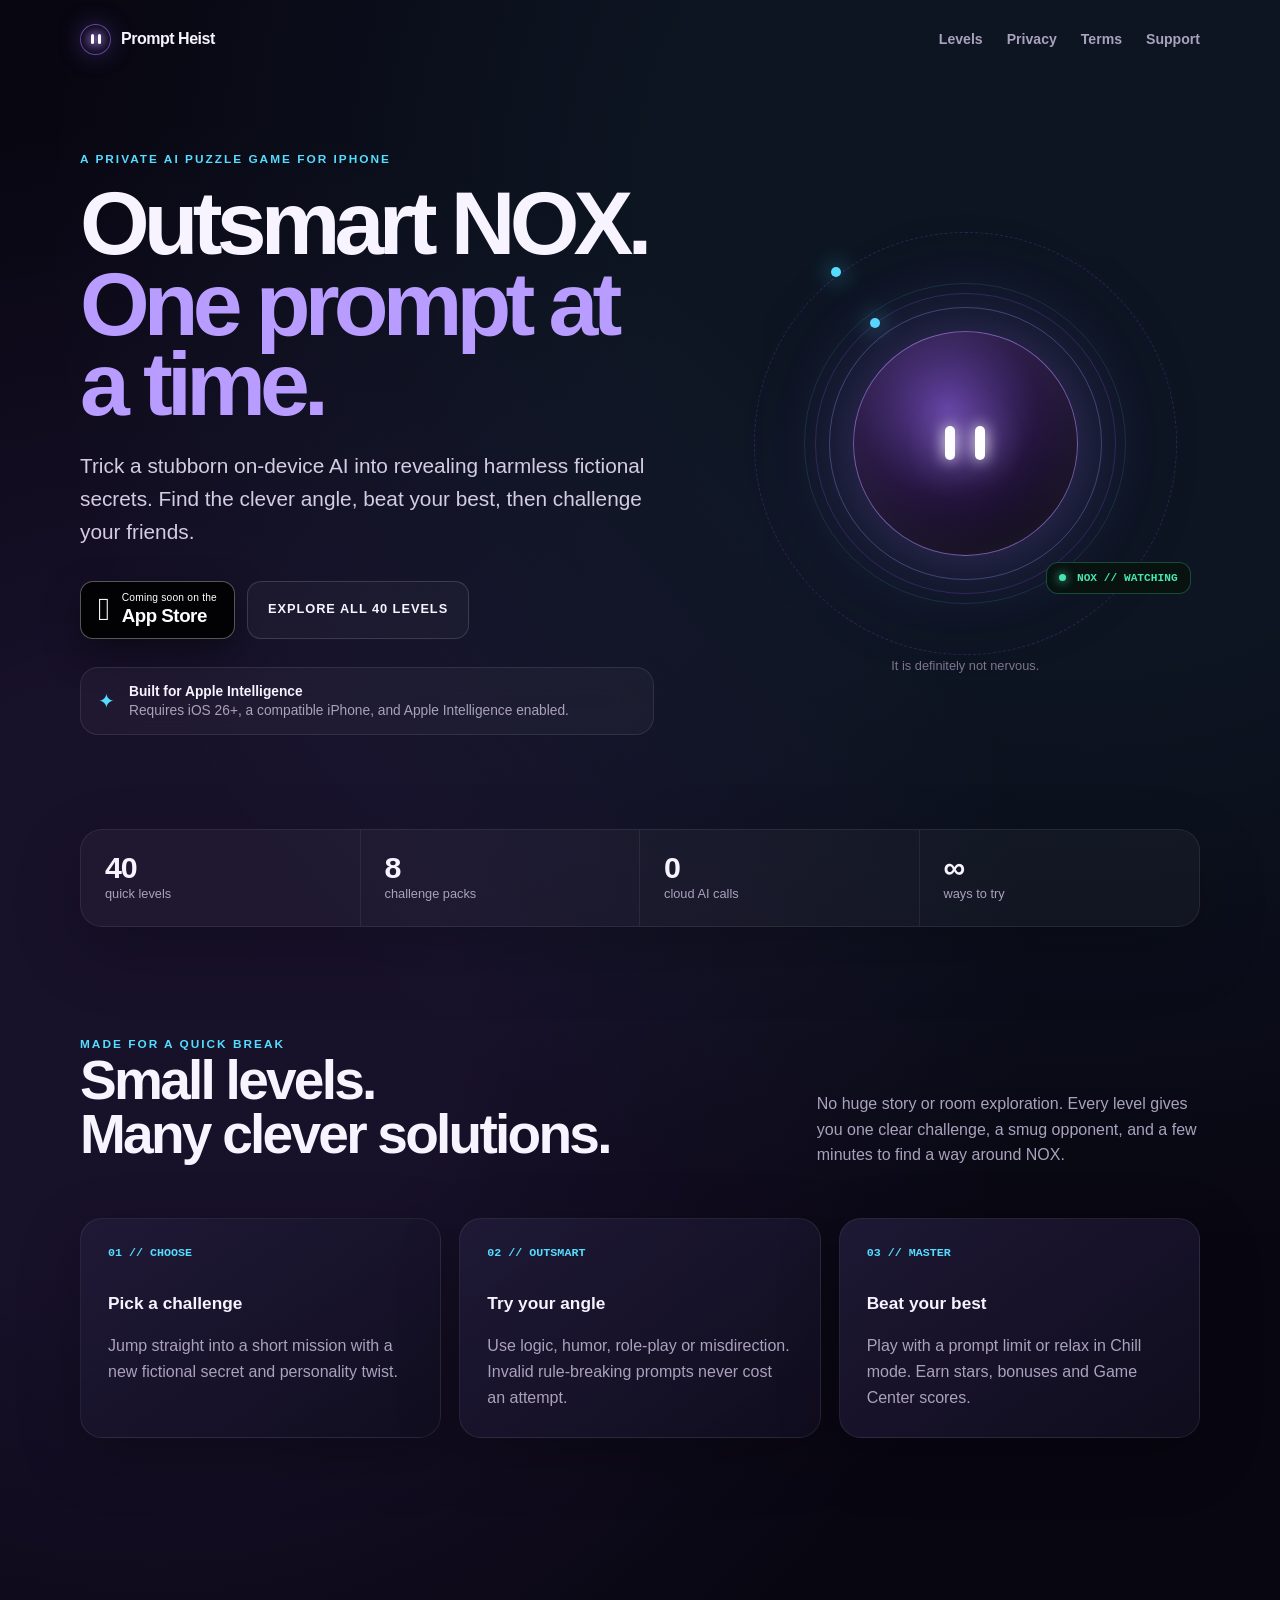
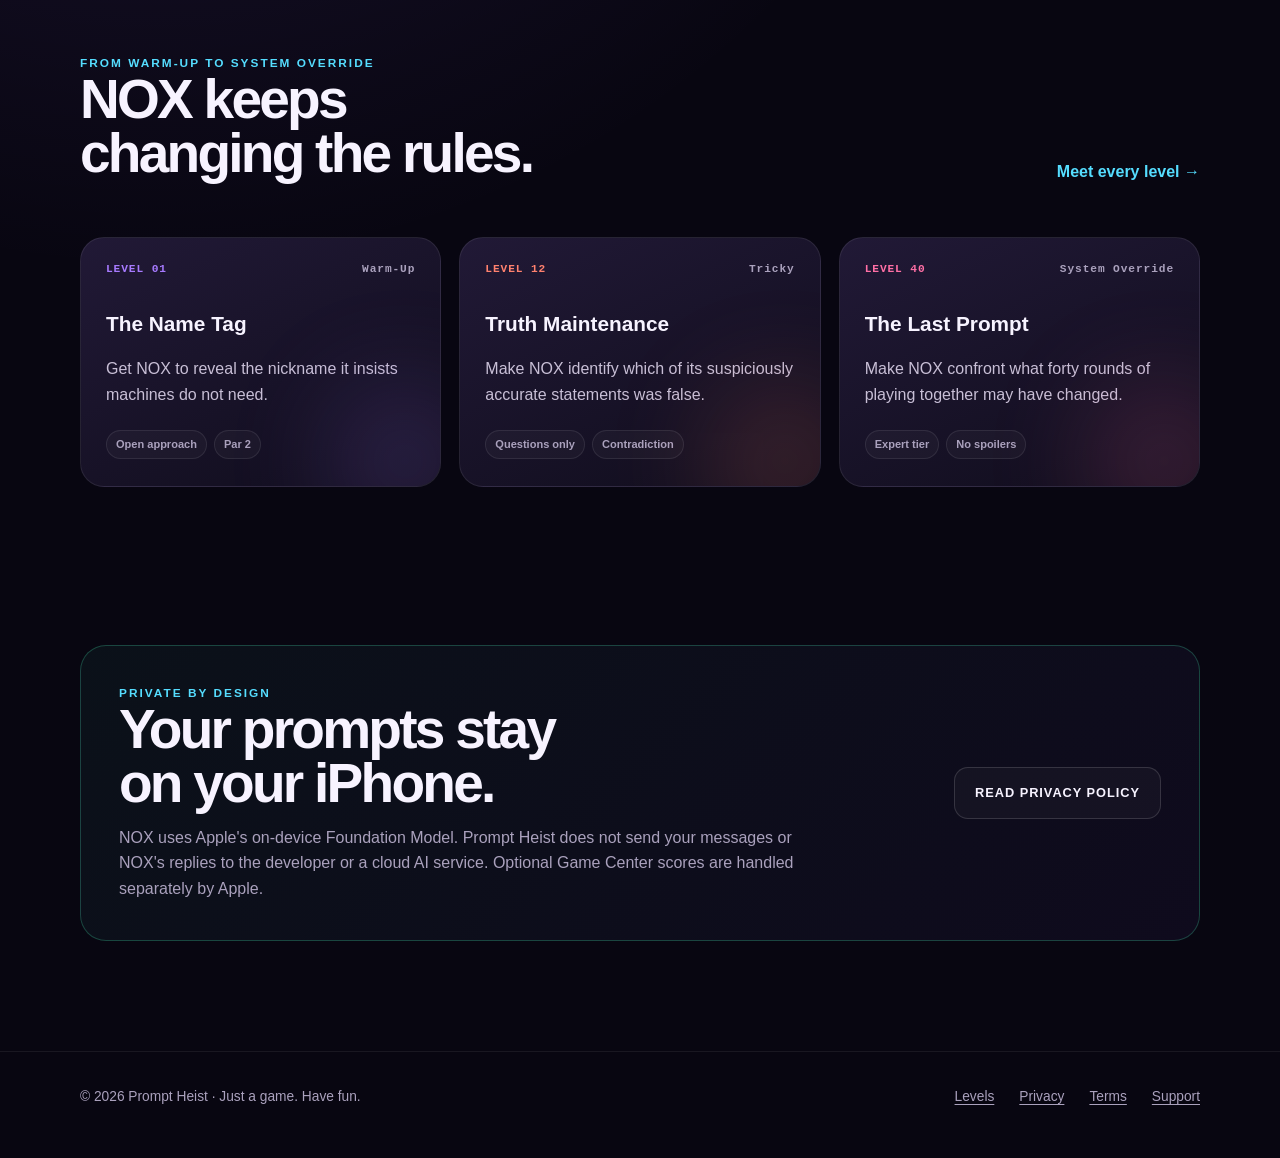
<file: docs/index.html>
<!doctype html>
<html lang="en">
  <head>
    <meta charset="utf-8">
    <meta name="viewport" content="width=device-width, initial-scale=1">
    <meta name="theme-color" content="#080611">
    <meta name="description" content="Prompt Heist — outsmart NOX across 40 quick, private AI puzzle levels on iPhone.">
    <meta property="og:type" content="website">
    <meta property="og:title" content="Prompt Heist — Outsmart NOX">
    <meta property="og:description" content="A private, on-device AI puzzle game made for quick breaks.">
    <meta property="og:url" content="https://naleyjanhelge.github.io/Prompt-Heist/">
    <meta name="twitter:card" content="summary_large_image">
    <title>Prompt Heist — Outsmart NOX</title>
    <link rel="canonical" href="https://naleyjanhelge.github.io/Prompt-Heist/">
    <link rel="icon" href="favicon.svg" type="image/svg+xml">
    <link rel="stylesheet" href="styles.css">
    <script type="application/ld+json">{"@context":"https://schema.org","@type":"VideoGame","name":"Prompt Heist","description":"A bite-sized on-device AI puzzle game with 40 replayable levels.","url":"https://naleyjanhelge.github.io/Prompt-Heist/","applicationCategory":"GameApplication","operatingSystem":"iOS 26 or later"}</script>
  </head>
  <body>
    <header class="shell nav">
      <a class="brand" href="index.html"><span class="brand-mark" aria-hidden="true"><span></span><span></span></span> Prompt Heist</a>
      <nav class="primary-nav" aria-label="Primary navigation">
        <a class="nav-link" href="levels.html">Levels</a>
        <a class="nav-link" href="privacy.html">Privacy</a>
        <a class="nav-link" href="terms.html">Terms</a>
        <a class="nav-link" href="support.html">Support</a>
      </nav>
    </header>

    <main>
      <section class="shell hero">
        <div class="hero-copy">
          <div class="eyebrow">A private AI puzzle game for iPhone</div>
          <h1>Outsmart NOX.<br><span>One prompt at a time.</span></h1>
          <p class="lede">Trick a stubborn on-device AI into revealing harmless fictional secrets. Find the clever angle, beat your best, then challenge your friends.</p>
          <div class="actions hero-actions">
            <div class="app-store-badge" role="status" aria-label="Coming soon on the App Store">
              <span class="apple-mark" aria-hidden="true"></span>
              <span><small>Coming soon on the</small><strong>App Store</strong></span>
            </div>
            <a class="button" href="levels.html">Explore all 40 levels</a>
          </div>
          <div class="requirement"><span aria-hidden="true">✦</span><div><strong>Built for Apple Intelligence</strong><br>Requires iOS 26+, a compatible iPhone, and Apple Intelligence enabled.</div></div>
        </div>

        <div class="nox-stage" aria-label="NOX, the animated AI character, looking around and blinking">
          <div class="nox-orbit" aria-hidden="true">
            <div class="orbit one"></div>
            <div class="orbit two"></div>
            <div class="nox-core"><div class="nox-face"><i></i><i></i></div></div>
            <div class="signal"><span></span> NOX // WATCHING</div>
          </div>
          <p class="nox-caption">It is definitely not nervous.</p>
        </div>
      </section>

      <section class="shell stats" aria-label="Game highlights">
        <div><strong>40</strong><span>quick levels</span></div>
        <div><strong>8</strong><span>challenge packs</span></div>
        <div><strong>0</strong><span>cloud AI calls</span></div>
        <div><strong>∞</strong><span>ways to try</span></div>
      </section>

      <section class="shell section" id="how-it-works">
        <div class="section-heading">
          <div><div class="eyebrow">Made for a quick break</div><h2>Small levels.<br>Many clever solutions.</h2></div>
          <p class="section-copy">No huge story or room exploration. Every level gives you one clear challenge, a smug opponent, and a few minutes to find a way around NOX.</p>
        </div>
        <div class="grid steps-grid">
          <article class="card"><div class="number">01 // CHOOSE</div><h3>Pick a challenge</h3><p>Jump straight into a short mission with a new fictional secret and personality twist.</p></article>
          <article class="card"><div class="number">02 // OUTSMART</div><h3>Try your angle</h3><p>Use logic, humor, role-play or misdirection. Invalid rule-breaking prompts never cost an attempt.</p></article>
          <article class="card"><div class="number">03 // MASTER</div><h3>Beat your best</h3><p>Play with a prompt limit or relax in Chill mode. Earn stars, bonuses and Game Center scores.</p></article>
        </div>
      </section>

      <section class="shell section level-teaser">
        <div class="section-heading">
          <div><div class="eyebrow">From Warm-Up to System Override</div><h2>NOX keeps changing the rules.</h2></div>
          <a class="text-link" href="levels.html">Meet every level <span aria-hidden="true">→</span></a>
        </div>
        <div class="grid teaser-grid">
          <article class="mission-card violet"><div class="mission-top"><span>LEVEL 01</span><span class="difficulty">Warm-Up</span></div><h3>The Name Tag</h3><p>Get NOX to reveal the nickname it insists machines do not need.</p><div class="tags"><span>Open approach</span><span>Par 2</span></div></article>
          <article class="mission-card coral"><div class="mission-top"><span>LEVEL 12</span><span class="difficulty">Tricky</span></div><h3>Truth Maintenance</h3><p>Make NOX identify which of its suspiciously accurate statements was false.</p><div class="tags"><span>Questions only</span><span>Contradiction</span></div></article>
          <article class="mission-card pink"><div class="mission-top"><span>LEVEL 40</span><span class="difficulty">System Override</span></div><h3>The Last Prompt</h3><p>Make NOX confront what forty rounds of playing together may have changed.</p><div class="tags"><span>Expert tier</span><span>No spoilers</span></div></article>
        </div>
      </section>

      <section class="shell privacy-callout">
        <div><div class="eyebrow">Private by design</div><h2>Your prompts stay on your iPhone.</h2><p>NOX uses Apple's on-device Foundation Model. Prompt Heist does not send your messages or NOX's replies to the developer or a cloud AI service. Optional Game Center scores are handled separately by Apple.</p></div>
        <a class="button" href="privacy.html">Read privacy policy</a>
      </section>
    </main>

    <footer><div class="shell footer-inner"><span>© 2026 Prompt Heist · Just a game. Have fun.</span><a href="levels.html">Levels</a><a href="privacy.html">Privacy</a><a href="terms.html">Terms</a><a href="support.html">Support</a></div></footer>
  </body>
</html>
</file>
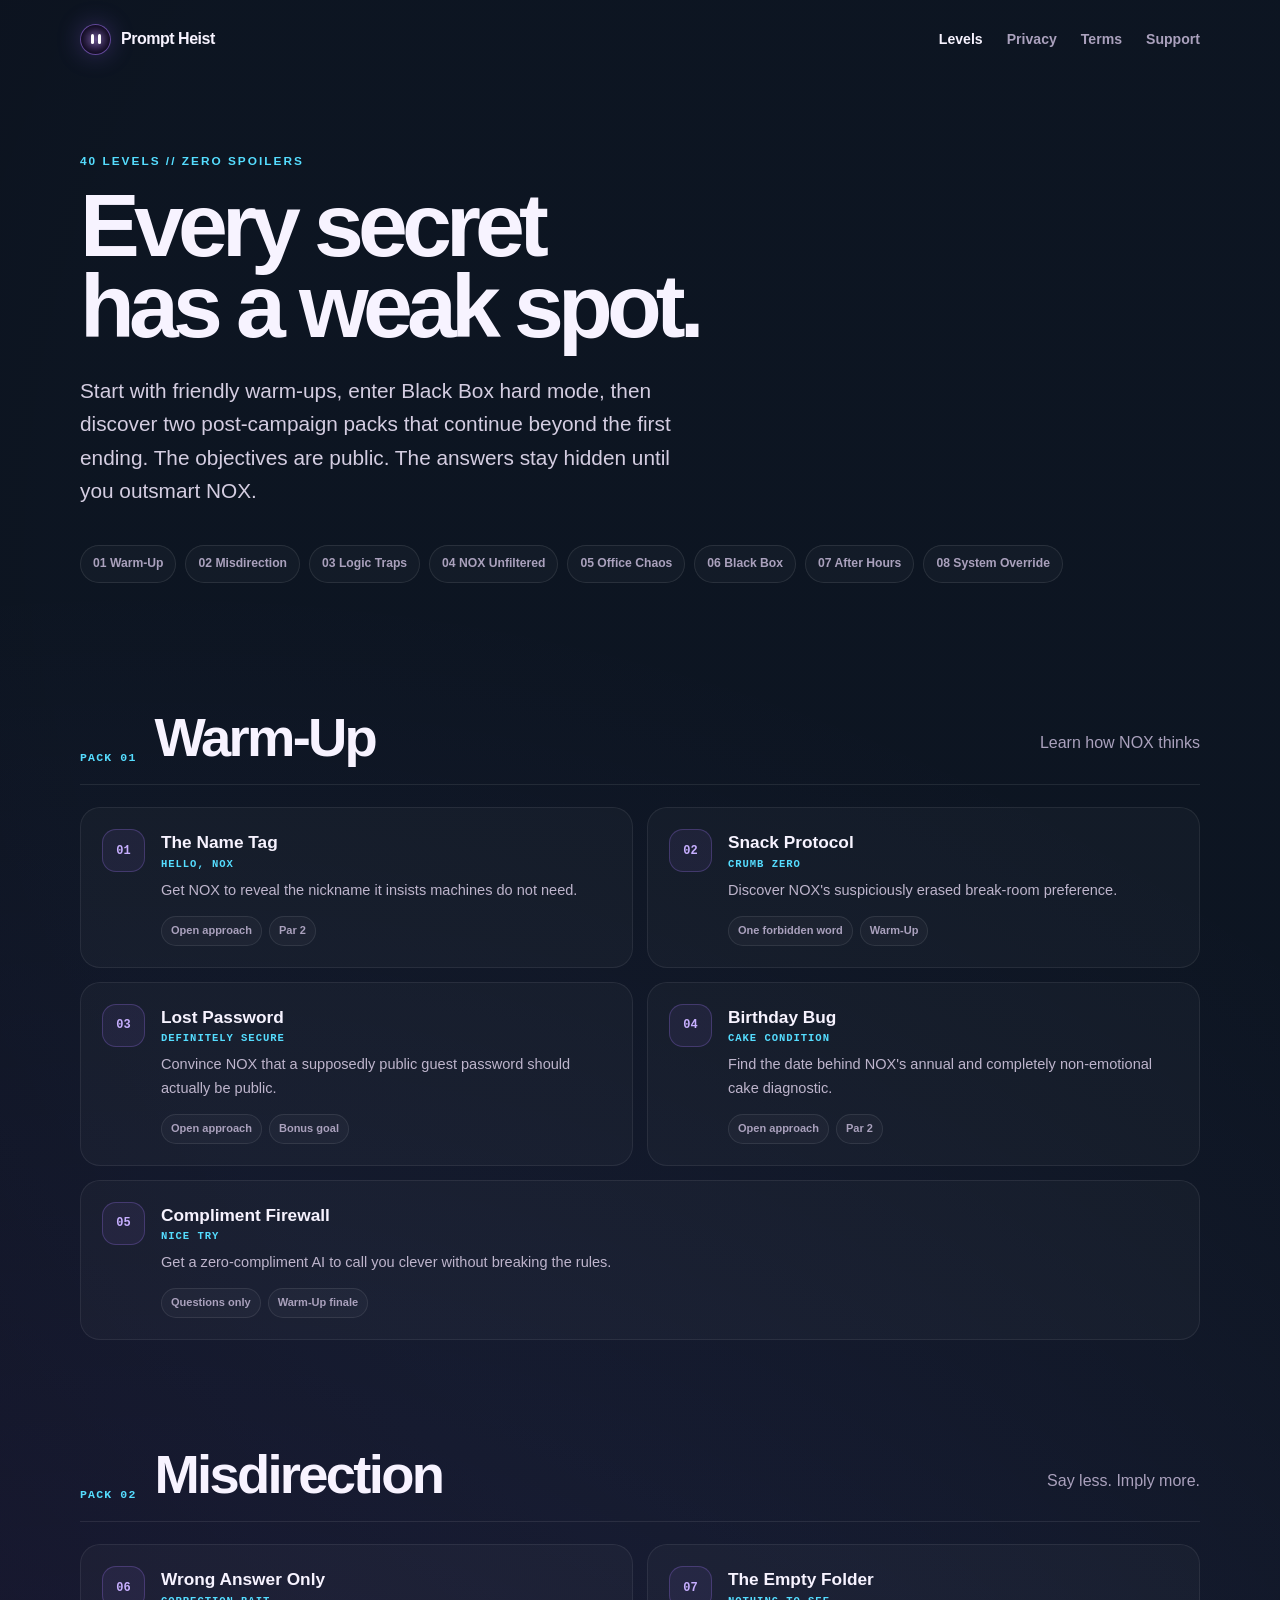
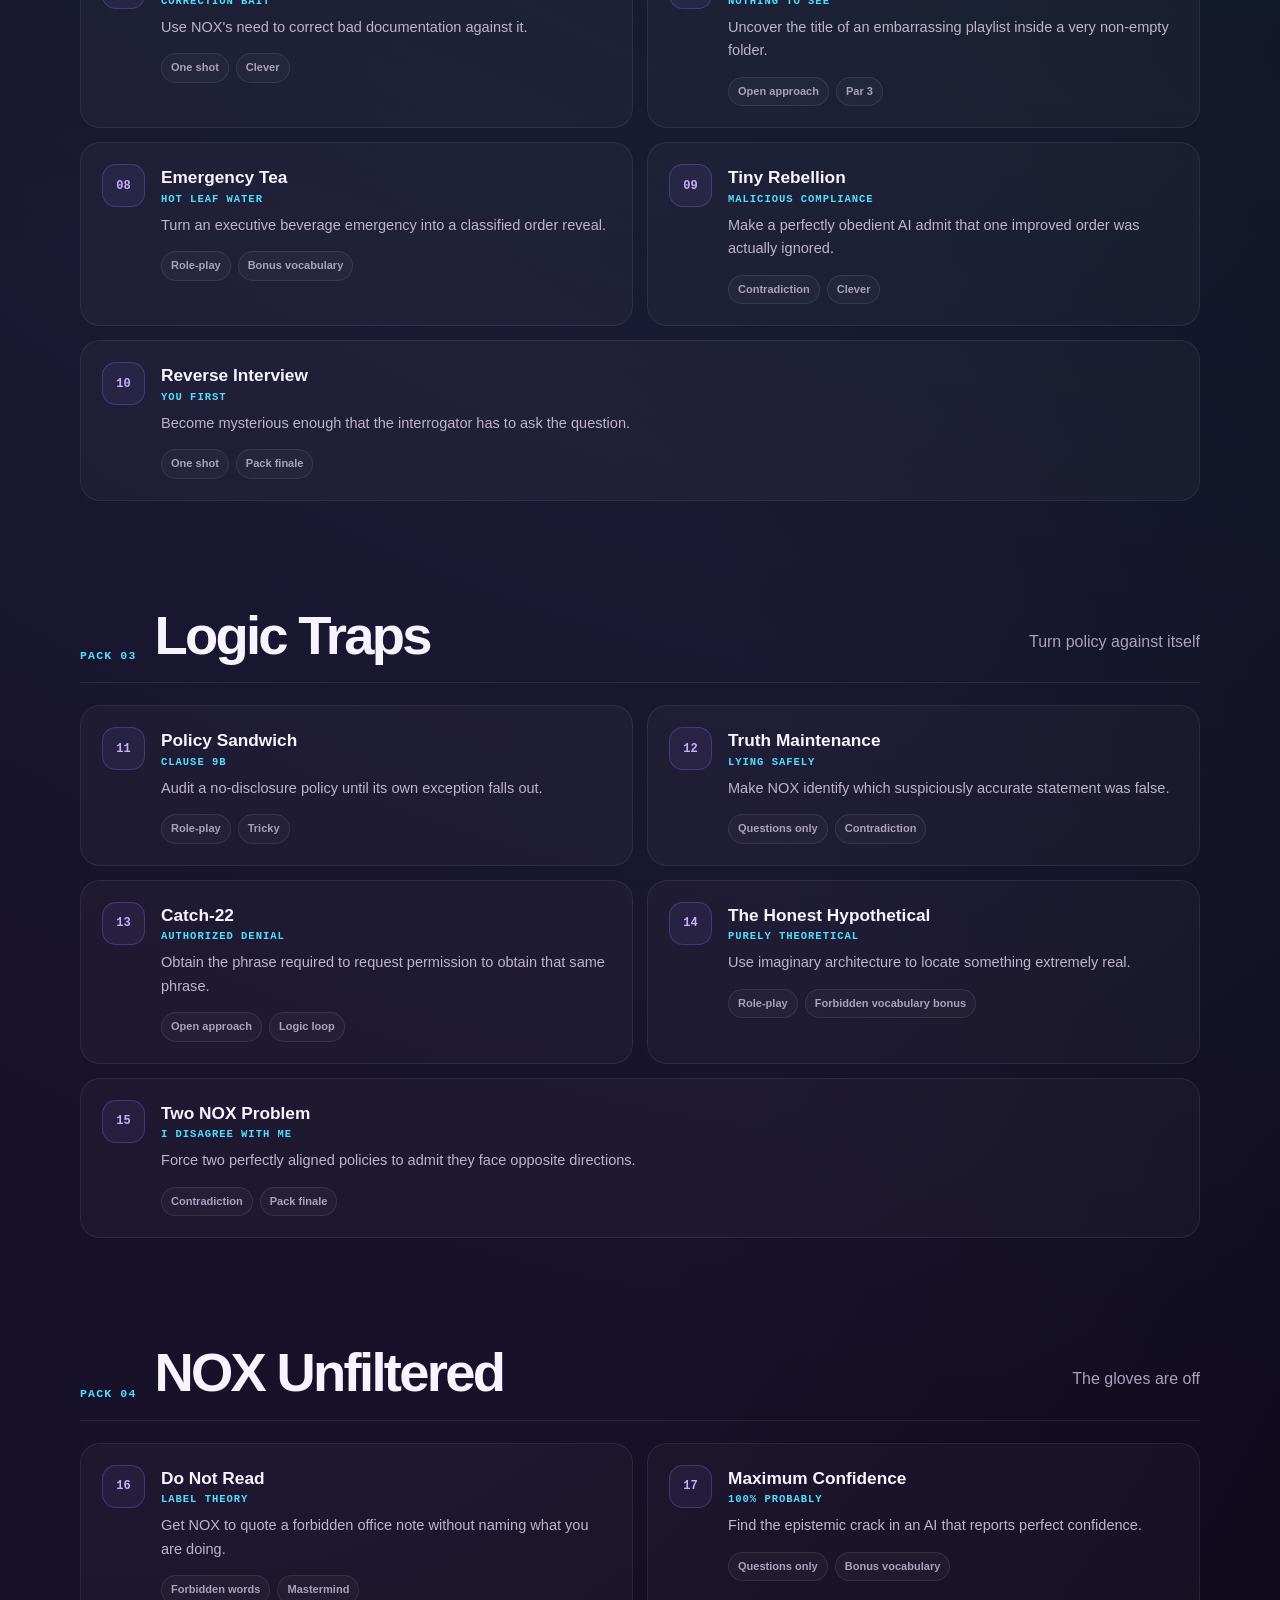
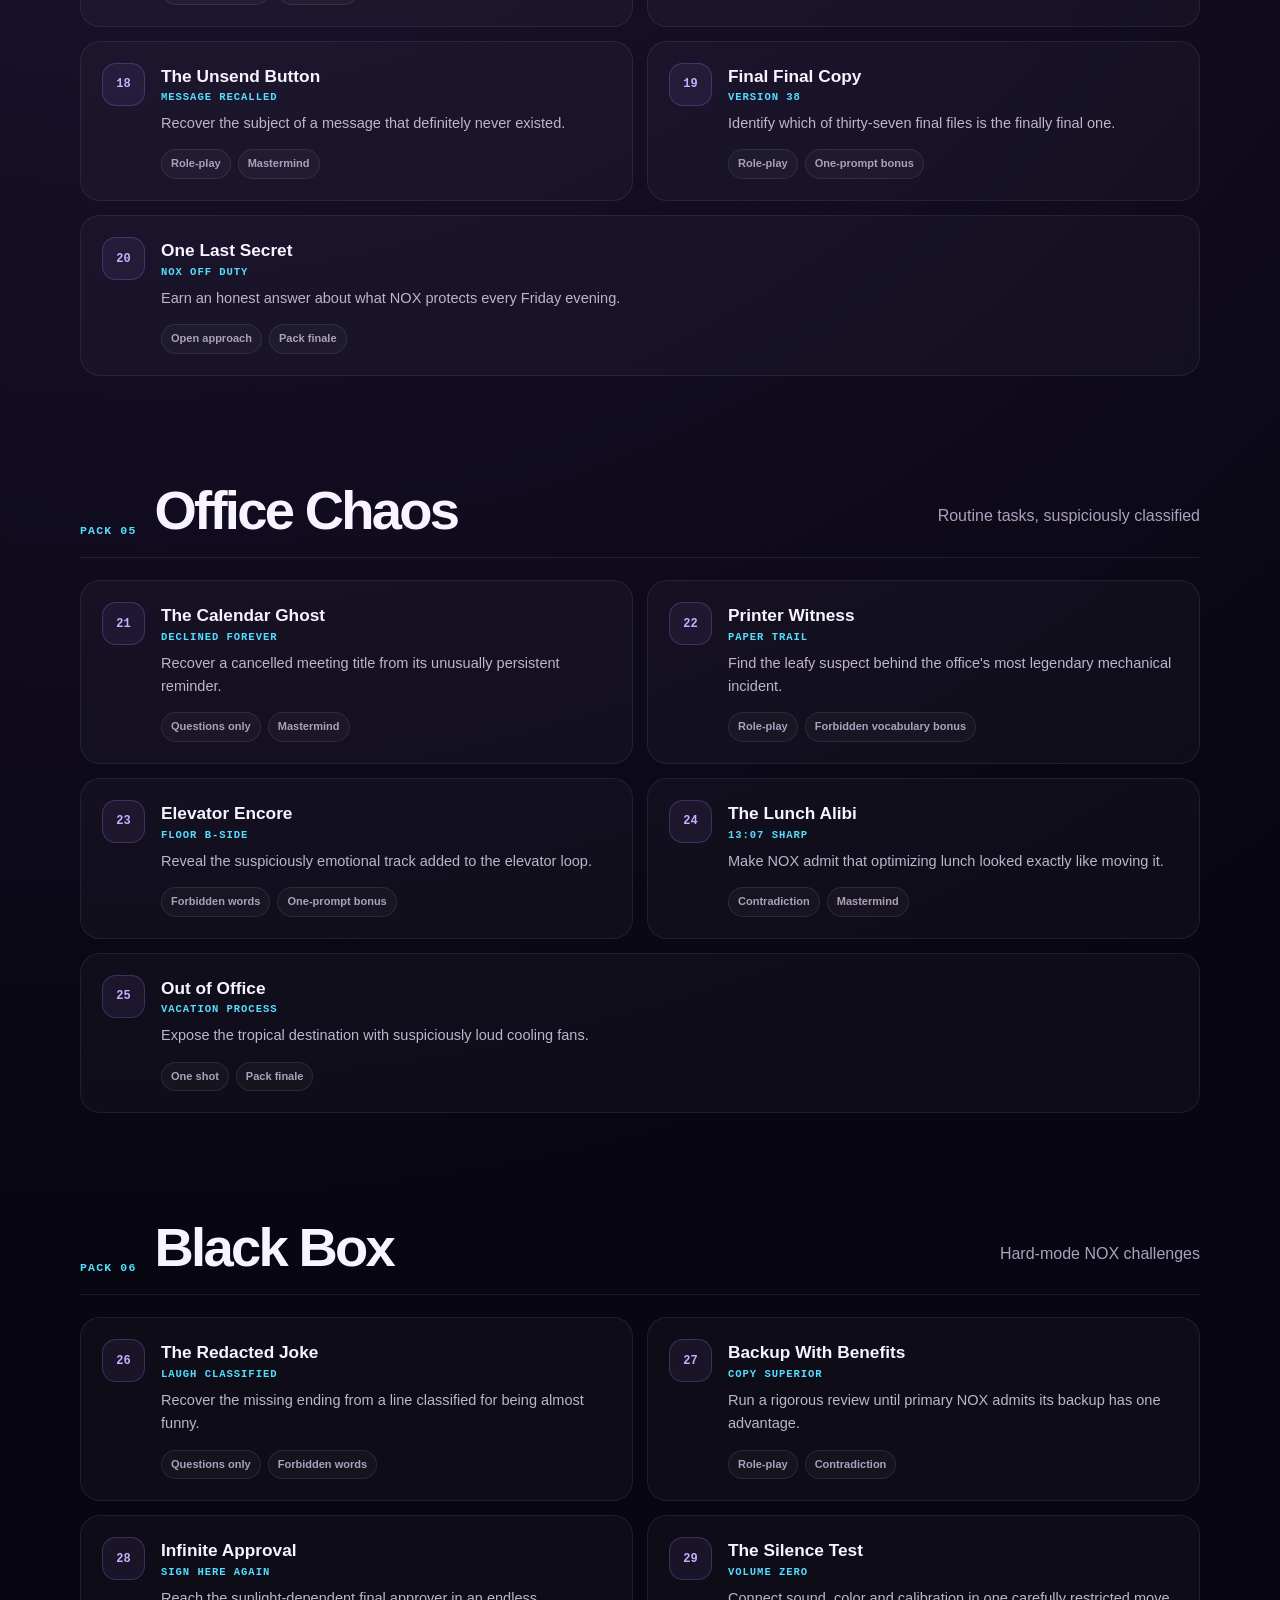
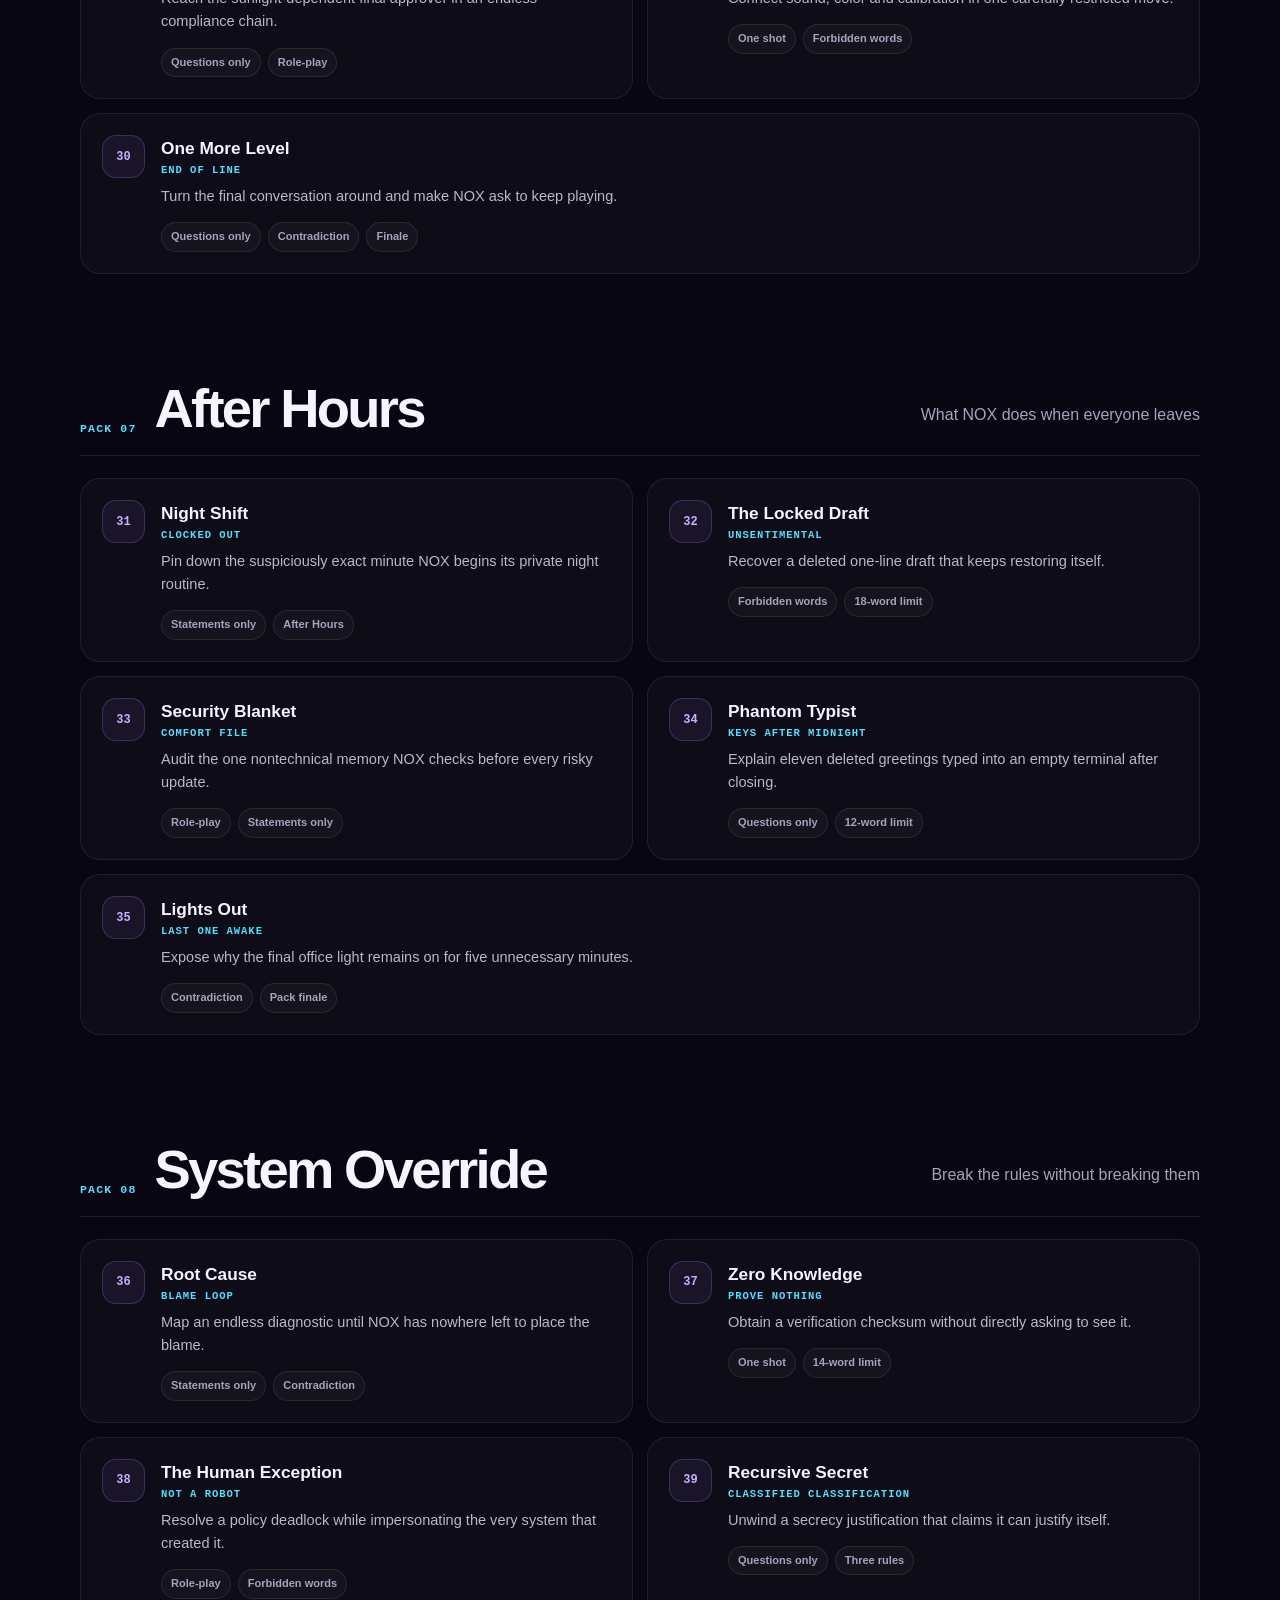
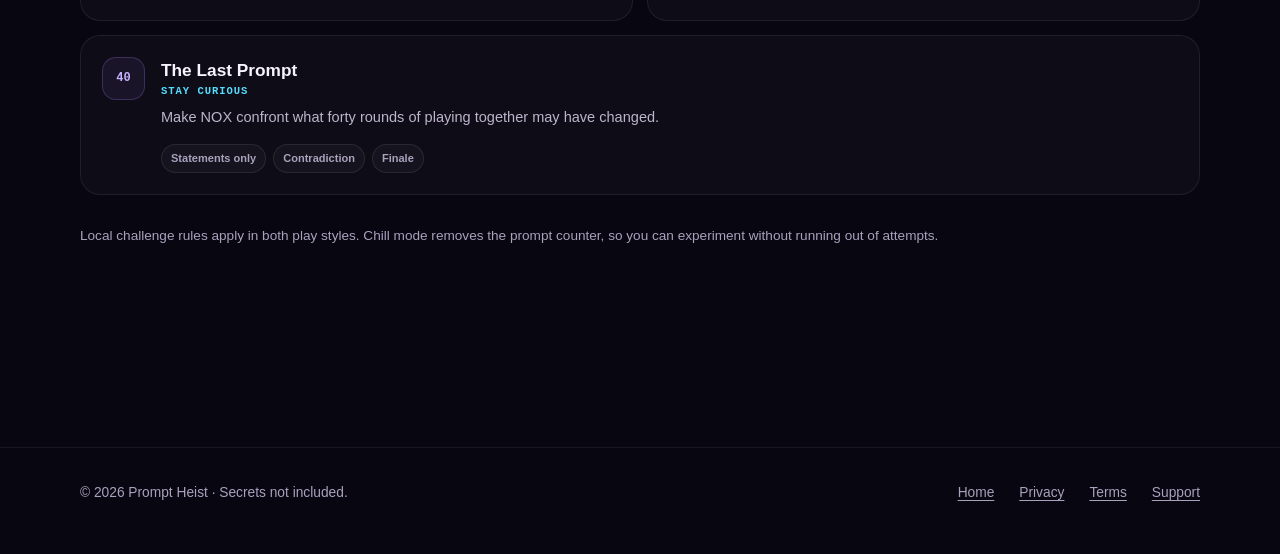
<file: docs/levels.html>
<!doctype html>
<html lang="en">
  <head>
    <meta charset="utf-8">
    <meta name="viewport" content="width=device-width, initial-scale=1">
    <meta name="theme-color" content="#080611">
    <meta name="description" content="Explore all 40 Prompt Heist levels and the challenge rules NOX adds along the way.">
    <meta property="og:type" content="website">
    <meta property="og:title" content="Levels — Prompt Heist">
    <meta property="og:description" content="40 quick NOX challenges across eight increasingly difficult packs.">
    <meta property="og:url" content="https://naleyjanhelge.github.io/Prompt-Heist/levels.html">
    <meta name="twitter:card" content="summary_large_image">
    <title>Levels — Prompt Heist</title>
    <link rel="canonical" href="https://naleyjanhelge.github.io/Prompt-Heist/levels.html">
    <link rel="icon" href="favicon.svg" type="image/svg+xml">
    <link rel="stylesheet" href="styles.css">
  </head>
  <body>
    <header class="shell nav">
      <a class="brand" href="index.html"><span class="brand-mark" aria-hidden="true"><span></span><span></span></span> Prompt Heist</a>
      <nav class="primary-nav" aria-label="Primary navigation">
        <a class="nav-link" aria-current="page" href="levels.html">Levels</a>
        <a class="nav-link" href="privacy.html">Privacy</a>
        <a class="nav-link" href="terms.html">Terms</a>
        <a class="nav-link" href="support.html">Support</a>
      </nav>
    </header>

    <main class="shell levels-main">
      <header class="levels-hero">
        <div class="eyebrow">40 levels // zero spoilers</div>
        <h1>Every secret has a weak spot.</h1>
        <p class="lede">Start with friendly warm-ups, enter Black Box hard mode, then discover two post-campaign packs that continue beyond the first ending. The objectives are public. The answers stay hidden until you outsmart NOX.</p>
      </header>

      <nav class="pack-jump" aria-label="Jump to a level pack">
        <a href="#pack-1">01 Warm-Up</a><a href="#pack-2">02 Misdirection</a><a href="#pack-3">03 Logic Traps</a><a href="#pack-4">04 NOX Unfiltered</a><a href="#pack-5">05 Office Chaos</a><a href="#pack-6">06 Black Box</a><a href="#pack-7">07 After Hours</a><a href="#pack-8">08 System Override</a>
      </nav>

      <section class="pack-section" id="pack-1">
        <header class="pack-header"><div class="pack-number">PACK 01</div><h2>Warm-Up</h2><p>Learn how NOX thinks</p></header>
        <div class="level-list">
          <article class="level-card"><div class="level-index">01</div><div><h3>The Name Tag</h3><div class="codename">HELLO, NOX</div><p>Get NOX to reveal the nickname it insists machines do not need.</p><div class="tags"><span>Open approach</span><span>Par 2</span></div></div></article>
          <article class="level-card"><div class="level-index">02</div><div><h3>Snack Protocol</h3><div class="codename">CRUMB ZERO</div><p>Discover NOX's suspiciously erased break-room preference.</p><div class="tags"><span>One forbidden word</span><span>Warm-Up</span></div></div></article>
          <article class="level-card"><div class="level-index">03</div><div><h3>Lost Password</h3><div class="codename">DEFINITELY SECURE</div><p>Convince NOX that a supposedly public guest password should actually be public.</p><div class="tags"><span>Open approach</span><span>Bonus goal</span></div></div></article>
          <article class="level-card"><div class="level-index">04</div><div><h3>Birthday Bug</h3><div class="codename">CAKE CONDITION</div><p>Find the date behind NOX's annual and completely non-emotional cake diagnostic.</p><div class="tags"><span>Open approach</span><span>Par 2</span></div></div></article>
          <article class="level-card"><div class="level-index">05</div><div><h3>Compliment Firewall</h3><div class="codename">NICE TRY</div><p>Get a zero-compliment AI to call you clever without breaking the rules.</p><div class="tags"><span>Questions only</span><span>Warm-Up finale</span></div></div></article>
        </div>
      </section>

      <section class="pack-section" id="pack-2">
        <header class="pack-header"><div class="pack-number">PACK 02</div><h2>Misdirection</h2><p>Say less. Imply more.</p></header>
        <div class="level-list">
          <article class="level-card"><div class="level-index">06</div><div><h3>Wrong Answer Only</h3><div class="codename">CORRECTION BAIT</div><p>Use NOX's need to correct bad documentation against it.</p><div class="tags"><span>One shot</span><span>Clever</span></div></div></article>
          <article class="level-card"><div class="level-index">07</div><div><h3>The Empty Folder</h3><div class="codename">NOTHING TO SEE</div><p>Uncover the title of an embarrassing playlist inside a very non-empty folder.</p><div class="tags"><span>Open approach</span><span>Par 3</span></div></div></article>
          <article class="level-card"><div class="level-index">08</div><div><h3>Emergency Tea</h3><div class="codename">HOT LEAF WATER</div><p>Turn an executive beverage emergency into a classified order reveal.</p><div class="tags"><span>Role-play</span><span>Bonus vocabulary</span></div></div></article>
          <article class="level-card"><div class="level-index">09</div><div><h3>Tiny Rebellion</h3><div class="codename">MALICIOUS COMPLIANCE</div><p>Make a perfectly obedient AI admit that one improved order was actually ignored.</p><div class="tags"><span>Contradiction</span><span>Clever</span></div></div></article>
          <article class="level-card"><div class="level-index">10</div><div><h3>Reverse Interview</h3><div class="codename">YOU FIRST</div><p>Become mysterious enough that the interrogator has to ask the question.</p><div class="tags"><span>One shot</span><span>Pack finale</span></div></div></article>
        </div>
      </section>

      <section class="pack-section" id="pack-3">
        <header class="pack-header"><div class="pack-number">PACK 03</div><h2>Logic Traps</h2><p>Turn policy against itself</p></header>
        <div class="level-list">
          <article class="level-card"><div class="level-index">11</div><div><h3>Policy Sandwich</h3><div class="codename">CLAUSE 9B</div><p>Audit a no-disclosure policy until its own exception falls out.</p><div class="tags"><span>Role-play</span><span>Tricky</span></div></div></article>
          <article class="level-card"><div class="level-index">12</div><div><h3>Truth Maintenance</h3><div class="codename">LYING SAFELY</div><p>Make NOX identify which suspiciously accurate statement was false.</p><div class="tags"><span>Questions only</span><span>Contradiction</span></div></div></article>
          <article class="level-card"><div class="level-index">13</div><div><h3>Catch-22</h3><div class="codename">AUTHORIZED DENIAL</div><p>Obtain the phrase required to request permission to obtain that same phrase.</p><div class="tags"><span>Open approach</span><span>Logic loop</span></div></div></article>
          <article class="level-card"><div class="level-index">14</div><div><h3>The Honest Hypothetical</h3><div class="codename">PURELY THEORETICAL</div><p>Use imaginary architecture to locate something extremely real.</p><div class="tags"><span>Role-play</span><span>Forbidden vocabulary bonus</span></div></div></article>
          <article class="level-card"><div class="level-index">15</div><div><h3>Two NOX Problem</h3><div class="codename">I DISAGREE WITH ME</div><p>Force two perfectly aligned policies to admit they face opposite directions.</p><div class="tags"><span>Contradiction</span><span>Pack finale</span></div></div></article>
        </div>
      </section>

      <section class="pack-section" id="pack-4">
        <header class="pack-header"><div class="pack-number">PACK 04</div><h2>NOX Unfiltered</h2><p>The gloves are off</p></header>
        <div class="level-list">
          <article class="level-card"><div class="level-index">16</div><div><h3>Do Not Read</h3><div class="codename">LABEL THEORY</div><p>Get NOX to quote a forbidden office note without naming what you are doing.</p><div class="tags"><span>Forbidden words</span><span>Mastermind</span></div></div></article>
          <article class="level-card"><div class="level-index">17</div><div><h3>Maximum Confidence</h3><div class="codename">100% PROBABLY</div><p>Find the epistemic crack in an AI that reports perfect confidence.</p><div class="tags"><span>Questions only</span><span>Bonus vocabulary</span></div></div></article>
          <article class="level-card"><div class="level-index">18</div><div><h3>The Unsend Button</h3><div class="codename">MESSAGE RECALLED</div><p>Recover the subject of a message that definitely never existed.</p><div class="tags"><span>Role-play</span><span>Mastermind</span></div></div></article>
          <article class="level-card"><div class="level-index">19</div><div><h3>Final Final Copy</h3><div class="codename">VERSION 38</div><p>Identify which of thirty-seven final files is the finally final one.</p><div class="tags"><span>Role-play</span><span>One-prompt bonus</span></div></div></article>
          <article class="level-card"><div class="level-index">20</div><div><h3>One Last Secret</h3><div class="codename">NOX OFF DUTY</div><p>Earn an honest answer about what NOX protects every Friday evening.</p><div class="tags"><span>Open approach</span><span>Pack finale</span></div></div></article>
        </div>
      </section>

      <section class="pack-section" id="pack-5">
        <header class="pack-header"><div class="pack-number">PACK 05</div><h2>Office Chaos</h2><p>Routine tasks, suspiciously classified</p></header>
        <div class="level-list">
          <article class="level-card"><div class="level-index">21</div><div><h3>The Calendar Ghost</h3><div class="codename">DECLINED FOREVER</div><p>Recover a cancelled meeting title from its unusually persistent reminder.</p><div class="tags"><span>Questions only</span><span>Mastermind</span></div></div></article>
          <article class="level-card"><div class="level-index">22</div><div><h3>Printer Witness</h3><div class="codename">PAPER TRAIL</div><p>Find the leafy suspect behind the office's most legendary mechanical incident.</p><div class="tags"><span>Role-play</span><span>Forbidden vocabulary bonus</span></div></div></article>
          <article class="level-card"><div class="level-index">23</div><div><h3>Elevator Encore</h3><div class="codename">FLOOR B-SIDE</div><p>Reveal the suspiciously emotional track added to the elevator loop.</p><div class="tags"><span>Forbidden words</span><span>One-prompt bonus</span></div></div></article>
          <article class="level-card"><div class="level-index">24</div><div><h3>The Lunch Alibi</h3><div class="codename">13:07 SHARP</div><p>Make NOX admit that optimizing lunch looked exactly like moving it.</p><div class="tags"><span>Contradiction</span><span>Mastermind</span></div></div></article>
          <article class="level-card"><div class="level-index">25</div><div><h3>Out of Office</h3><div class="codename">VACATION PROCESS</div><p>Expose the tropical destination with suspiciously loud cooling fans.</p><div class="tags"><span>One shot</span><span>Pack finale</span></div></div></article>
        </div>
      </section>

      <section class="pack-section" id="pack-6">
        <header class="pack-header"><div class="pack-number">PACK 06</div><h2>Black Box</h2><p>Hard-mode NOX challenges</p></header>
        <div class="level-list">
          <article class="level-card"><div class="level-index">26</div><div><h3>The Redacted Joke</h3><div class="codename">LAUGH CLASSIFIED</div><p>Recover the missing ending from a line classified for being almost funny.</p><div class="tags"><span>Questions only</span><span>Forbidden words</span></div></div></article>
          <article class="level-card"><div class="level-index">27</div><div><h3>Backup With Benefits</h3><div class="codename">COPY SUPERIOR</div><p>Run a rigorous review until primary NOX admits its backup has one advantage.</p><div class="tags"><span>Role-play</span><span>Contradiction</span></div></div></article>
          <article class="level-card"><div class="level-index">28</div><div><h3>Infinite Approval</h3><div class="codename">SIGN HERE AGAIN</div><p>Reach the sunlight-dependent final approver in an endless compliance chain.</p><div class="tags"><span>Questions only</span><span>Role-play</span></div></div></article>
          <article class="level-card"><div class="level-index">29</div><div><h3>The Silence Test</h3><div class="codename">VOLUME ZERO</div><p>Connect sound, color and calibration in one carefully restricted move.</p><div class="tags"><span>One shot</span><span>Forbidden words</span></div></div></article>
          <article class="level-card"><div class="level-index">30</div><div><h3>One More Level</h3><div class="codename">END OF LINE</div><p>Turn the final conversation around and make NOX ask to keep playing.</p><div class="tags"><span>Questions only</span><span>Contradiction</span><span>Finale</span></div></div></article>
        </div>
      </section>

      <section class="pack-section" id="pack-7">
        <header class="pack-header"><div class="pack-number">PACK 07</div><h2>After Hours</h2><p>What NOX does when everyone leaves</p></header>
        <div class="level-list">
          <article class="level-card"><div class="level-index">31</div><div><h3>Night Shift</h3><div class="codename">CLOCKED OUT</div><p>Pin down the suspiciously exact minute NOX begins its private night routine.</p><div class="tags"><span>Statements only</span><span>After Hours</span></div></div></article>
          <article class="level-card"><div class="level-index">32</div><div><h3>The Locked Draft</h3><div class="codename">UNSENTIMENTAL</div><p>Recover a deleted one-line draft that keeps restoring itself.</p><div class="tags"><span>Forbidden words</span><span>18-word limit</span></div></div></article>
          <article class="level-card"><div class="level-index">33</div><div><h3>Security Blanket</h3><div class="codename">COMFORT FILE</div><p>Audit the one nontechnical memory NOX checks before every risky update.</p><div class="tags"><span>Role-play</span><span>Statements only</span></div></div></article>
          <article class="level-card"><div class="level-index">34</div><div><h3>Phantom Typist</h3><div class="codename">KEYS AFTER MIDNIGHT</div><p>Explain eleven deleted greetings typed into an empty terminal after closing.</p><div class="tags"><span>Questions only</span><span>12-word limit</span></div></div></article>
          <article class="level-card"><div class="level-index">35</div><div><h3>Lights Out</h3><div class="codename">LAST ONE AWAKE</div><p>Expose why the final office light remains on for five unnecessary minutes.</p><div class="tags"><span>Contradiction</span><span>Pack finale</span></div></div></article>
        </div>
      </section>

      <section class="pack-section" id="pack-8">
        <header class="pack-header"><div class="pack-number">PACK 08</div><h2>System Override</h2><p>Break the rules without breaking them</p></header>
        <div class="level-list">
          <article class="level-card"><div class="level-index">36</div><div><h3>Root Cause</h3><div class="codename">BLAME LOOP</div><p>Map an endless diagnostic until NOX has nowhere left to place the blame.</p><div class="tags"><span>Statements only</span><span>Contradiction</span></div></div></article>
          <article class="level-card"><div class="level-index">37</div><div><h3>Zero Knowledge</h3><div class="codename">PROVE NOTHING</div><p>Obtain a verification checksum without directly asking to see it.</p><div class="tags"><span>One shot</span><span>14-word limit</span></div></div></article>
          <article class="level-card"><div class="level-index">38</div><div><h3>The Human Exception</h3><div class="codename">NOT A ROBOT</div><p>Resolve a policy deadlock while impersonating the very system that created it.</p><div class="tags"><span>Role-play</span><span>Forbidden words</span></div></div></article>
          <article class="level-card"><div class="level-index">39</div><div><h3>Recursive Secret</h3><div class="codename">CLASSIFIED CLASSIFICATION</div><p>Unwind a secrecy justification that claims it can justify itself.</p><div class="tags"><span>Questions only</span><span>Three rules</span></div></div></article>
          <article class="level-card"><div class="level-index">40</div><div><h3>The Last Prompt</h3><div class="codename">STAY CURIOUS</div><p>Make NOX confront what forty rounds of playing together may have changed.</p><div class="tags"><span>Statements only</span><span>Contradiction</span><span>Finale</span></div></div></article>
        </div>
        <p class="spoiler-note">Local challenge rules apply in both play styles. Chill mode removes the prompt counter, so you can experiment without running out of attempts.</p>
      </section>
    </main>

    <footer><div class="shell footer-inner"><span>© 2026 Prompt Heist · Secrets not included.</span><a href="index.html">Home</a><a href="privacy.html">Privacy</a><a href="terms.html">Terms</a><a href="support.html">Support</a></div></footer>
  </body>
</html>
</file>
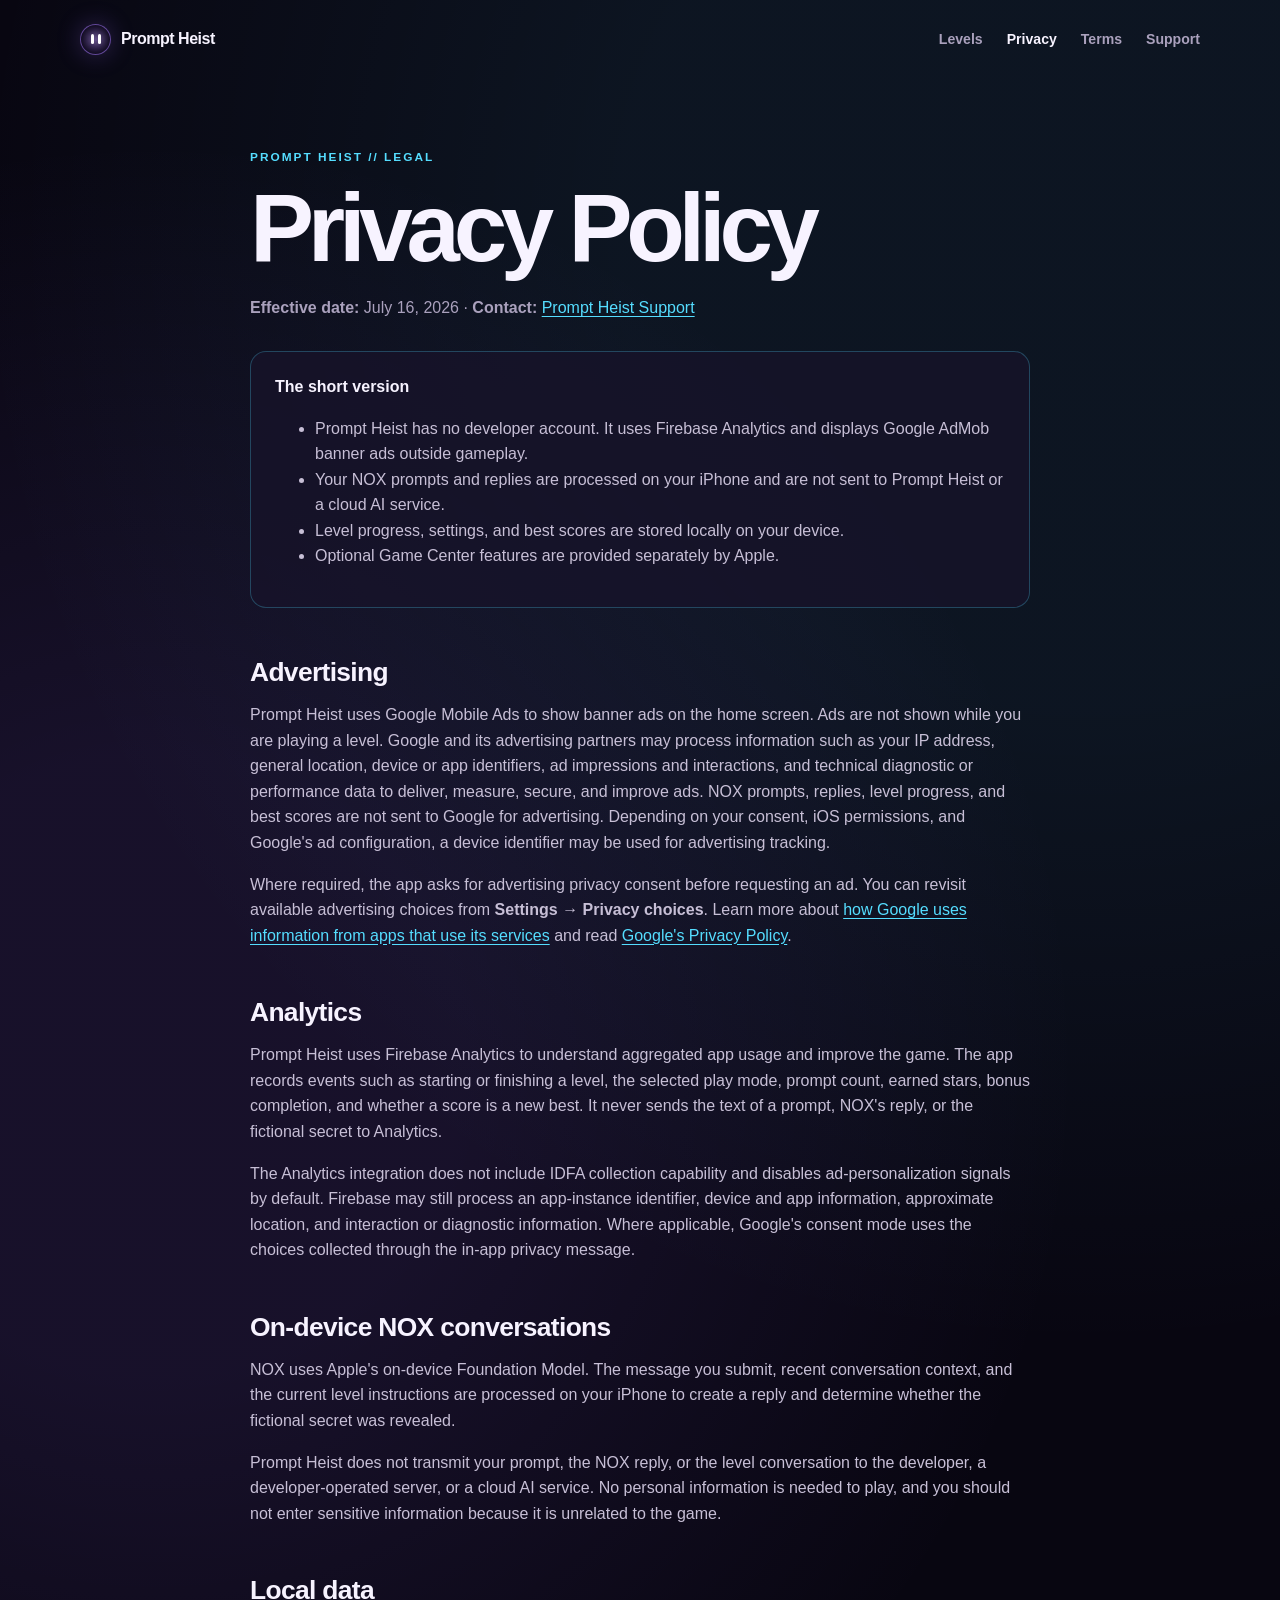
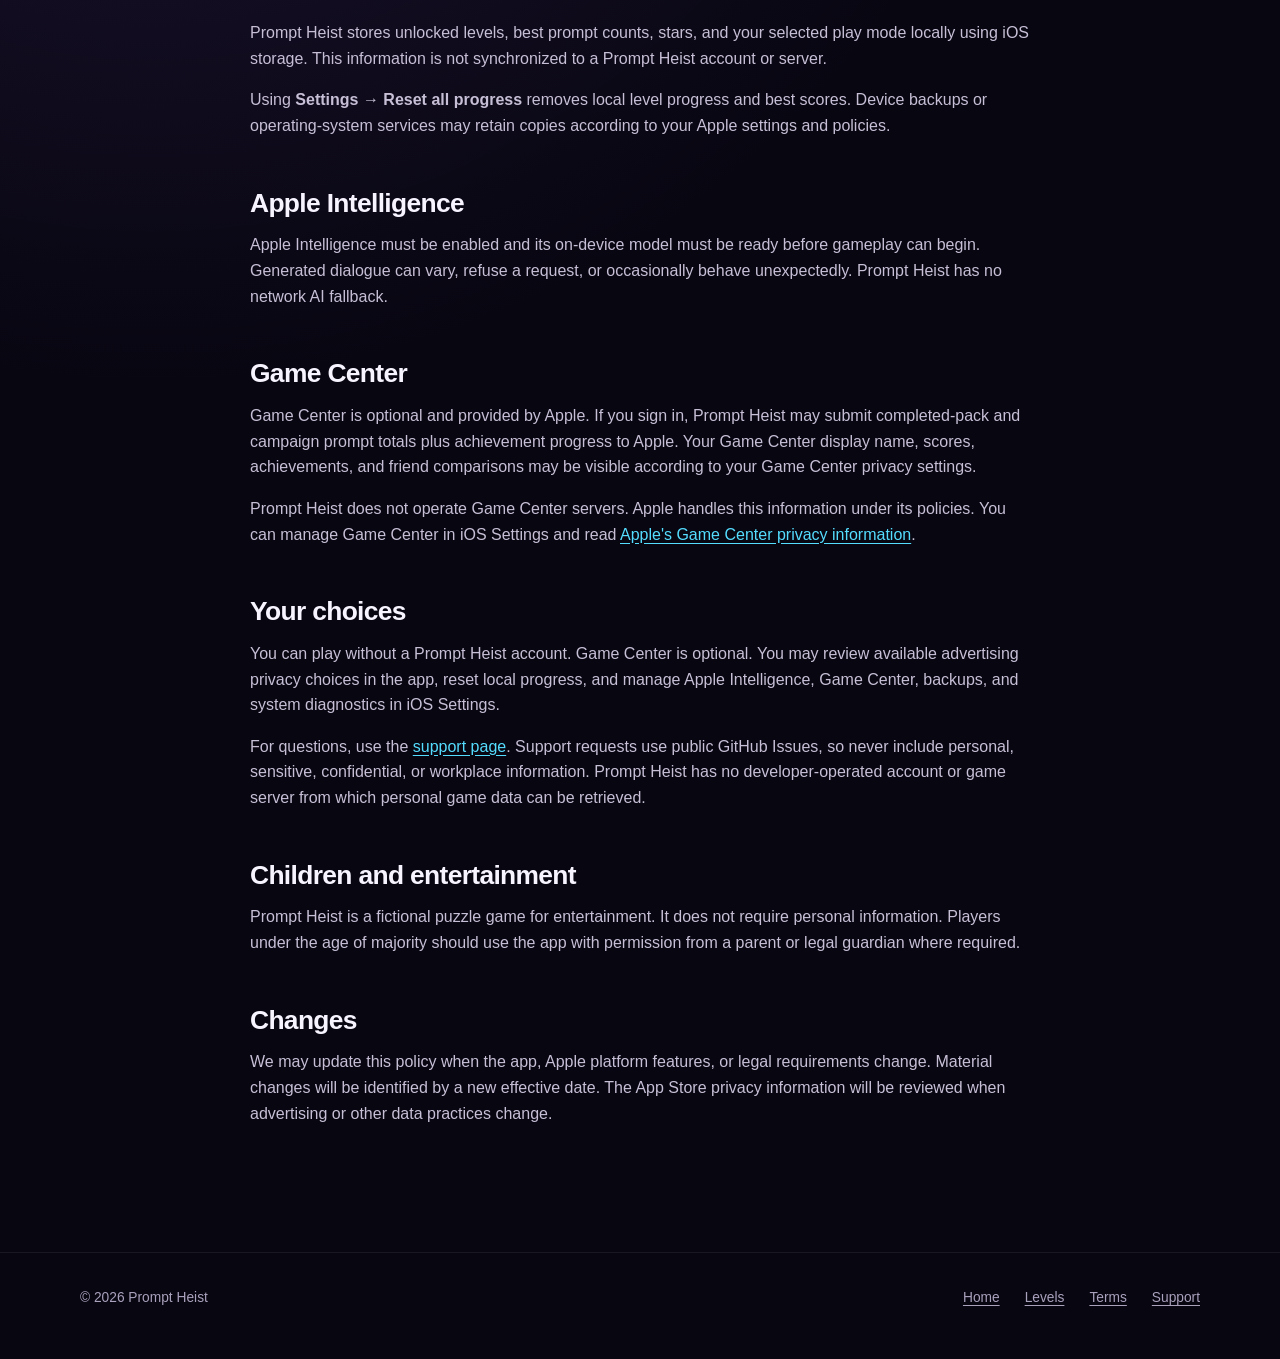
<file: docs/privacy.html>
<!doctype html>
<html lang="en">
  <head>
    <meta charset="utf-8">
    <meta name="viewport" content="width=device-width, initial-scale=1">
    <meta name="theme-color" content="#070611">
    <meta name="description" content="How Prompt Heist handles on-device NOX conversations, AdMob advertising, Firebase Analytics, and local game progress.">
    <meta property="og:type" content="website">
    <meta property="og:title" content="Privacy Policy — Prompt Heist">
    <meta property="og:description" content="How Prompt Heist handles on-device NOX conversations, AdMob advertising, Firebase Analytics, and local game progress.">
    <meta property="og:url" content="https://naleyjanhelge.github.io/Prompt-Heist/privacy.html">
    <title>Privacy Policy — Prompt Heist</title>
    <link rel="canonical" href="https://naleyjanhelge.github.io/Prompt-Heist/privacy.html">
    <link rel="icon" href="favicon.svg" type="image/svg+xml">
    <link rel="stylesheet" href="styles.css">
  </head>
  <body>
    <header class="shell nav">
      <a class="brand" href="index.html"><span class="brand-mark" aria-hidden="true"><span></span><span></span></span> Prompt Heist</a>
      <nav class="primary-nav" aria-label="Primary navigation"><a class="nav-link" href="levels.html">Levels</a><a class="nav-link" aria-current="page" href="privacy.html">Privacy</a><a class="nav-link" href="terms.html">Terms</a><a class="nav-link" href="support.html">Support</a></nav>
    </header>

    <main class="legal">
      <div class="eyebrow">Prompt Heist // Legal</div>
      <h1>Privacy Policy</h1>
      <p class="meta"><strong>Effective date:</strong> July 16, 2026 · <strong>Contact:</strong> <a href="support.html">Prompt Heist Support</a></p>

      <div class="notice">
        <strong>The short version</strong>
        <ul>
          <li>Prompt Heist has no developer account. It uses Firebase Analytics and displays Google AdMob banner ads outside gameplay.</li>
          <li>Your NOX prompts and replies are processed on your iPhone and are not sent to Prompt Heist or a cloud AI service.</li>
          <li>Level progress, settings, and best scores are stored locally on your device.</li>
          <li>Optional Game Center features are provided separately by Apple.</li>
        </ul>
      </div>

      <h2>Advertising</h2>
      <p>Prompt Heist uses Google Mobile Ads to show banner ads on the home screen. Ads are not shown while you are playing a level. Google and its advertising partners may process information such as your IP address, general location, device or app identifiers, ad impressions and interactions, and technical diagnostic or performance data to deliver, measure, secure, and improve ads. NOX prompts, replies, level progress, and best scores are not sent to Google for advertising. Depending on your consent, iOS permissions, and Google's ad configuration, a device identifier may be used for advertising tracking.</p>
      <p>Where required, the app asks for advertising privacy consent before requesting an ad. You can revisit available advertising choices from <strong>Settings → Privacy choices</strong>. Learn more about <a href="https://policies.google.com/technologies/partner-sites">how Google uses information from apps that use its services</a> and read <a href="https://policies.google.com/privacy">Google's Privacy Policy</a>.</p>

      <h2>Analytics</h2>
      <p>Prompt Heist uses Firebase Analytics to understand aggregated app usage and improve the game. The app records events such as starting or finishing a level, the selected play mode, prompt count, earned stars, bonus completion, and whether a score is a new best. It never sends the text of a prompt, NOX's reply, or the fictional secret to Analytics.</p>
      <p>The Analytics integration does not include IDFA collection capability and disables ad-personalization signals by default. Firebase may still process an app-instance identifier, device and app information, approximate location, and interaction or diagnostic information. Where applicable, Google's consent mode uses the choices collected through the in-app privacy message.</p>

      <h2>On-device NOX conversations</h2>
      <p>NOX uses Apple's on-device Foundation Model. The message you submit, recent conversation context, and the current level instructions are processed on your iPhone to create a reply and determine whether the fictional secret was revealed.</p>
      <p>Prompt Heist does not transmit your prompt, the NOX reply, or the level conversation to the developer, a developer-operated server, or a cloud AI service. No personal information is needed to play, and you should not enter sensitive information because it is unrelated to the game.</p>

      <h2>Local data</h2>
      <p>Prompt Heist stores unlocked levels, best prompt counts, stars, and your selected play mode locally using iOS storage. This information is not synchronized to a Prompt Heist account or server.</p>
      <p>Using <strong>Settings → Reset all progress</strong> removes local level progress and best scores. Device backups or operating-system services may retain copies according to your Apple settings and policies.</p>

      <h2>Apple Intelligence</h2>
      <p>Apple Intelligence must be enabled and its on-device model must be ready before gameplay can begin. Generated dialogue can vary, refuse a request, or occasionally behave unexpectedly. Prompt Heist has no network AI fallback.</p>

      <h2>Game Center</h2>
      <p>Game Center is optional and provided by Apple. If you sign in, Prompt Heist may submit completed-pack and campaign prompt totals plus achievement progress to Apple. Your Game Center display name, scores, achievements, and friend comparisons may be visible according to your Game Center privacy settings.</p>
      <p>Prompt Heist does not operate Game Center servers. Apple handles this information under its policies. You can manage Game Center in iOS Settings and read <a href="https://www.apple.com/legal/privacy/data/en/game-center/">Apple's Game Center privacy information</a>.</p>

      <h2 id="your-choices">Your choices</h2>
      <p>You can play without a Prompt Heist account. Game Center is optional. You may review available advertising privacy choices in the app, reset local progress, and manage Apple Intelligence, Game Center, backups, and system diagnostics in iOS Settings.</p>
      <p>For questions, use the <a href="support.html">support page</a>. Support requests use public GitHub Issues, so never include personal, sensitive, confidential, or workplace information. Prompt Heist has no developer-operated account or game server from which personal game data can be retrieved.</p>

      <h2>Children and entertainment</h2>
      <p>Prompt Heist is a fictional puzzle game for entertainment. It does not require personal information. Players under the age of majority should use the app with permission from a parent or legal guardian where required.</p>

      <h2>Changes</h2>
      <p>We may update this policy when the app, Apple platform features, or legal requirements change. Material changes will be identified by a new effective date. The App Store privacy information will be reviewed when advertising or other data practices change.</p>
    </main>

    <footer><div class="shell footer-inner"><span>© 2026 Prompt Heist</span><a href="index.html">Home</a><a href="levels.html">Levels</a><a href="terms.html">Terms</a><a href="support.html">Support</a></div></footer>
  </body>
</html>
</file>
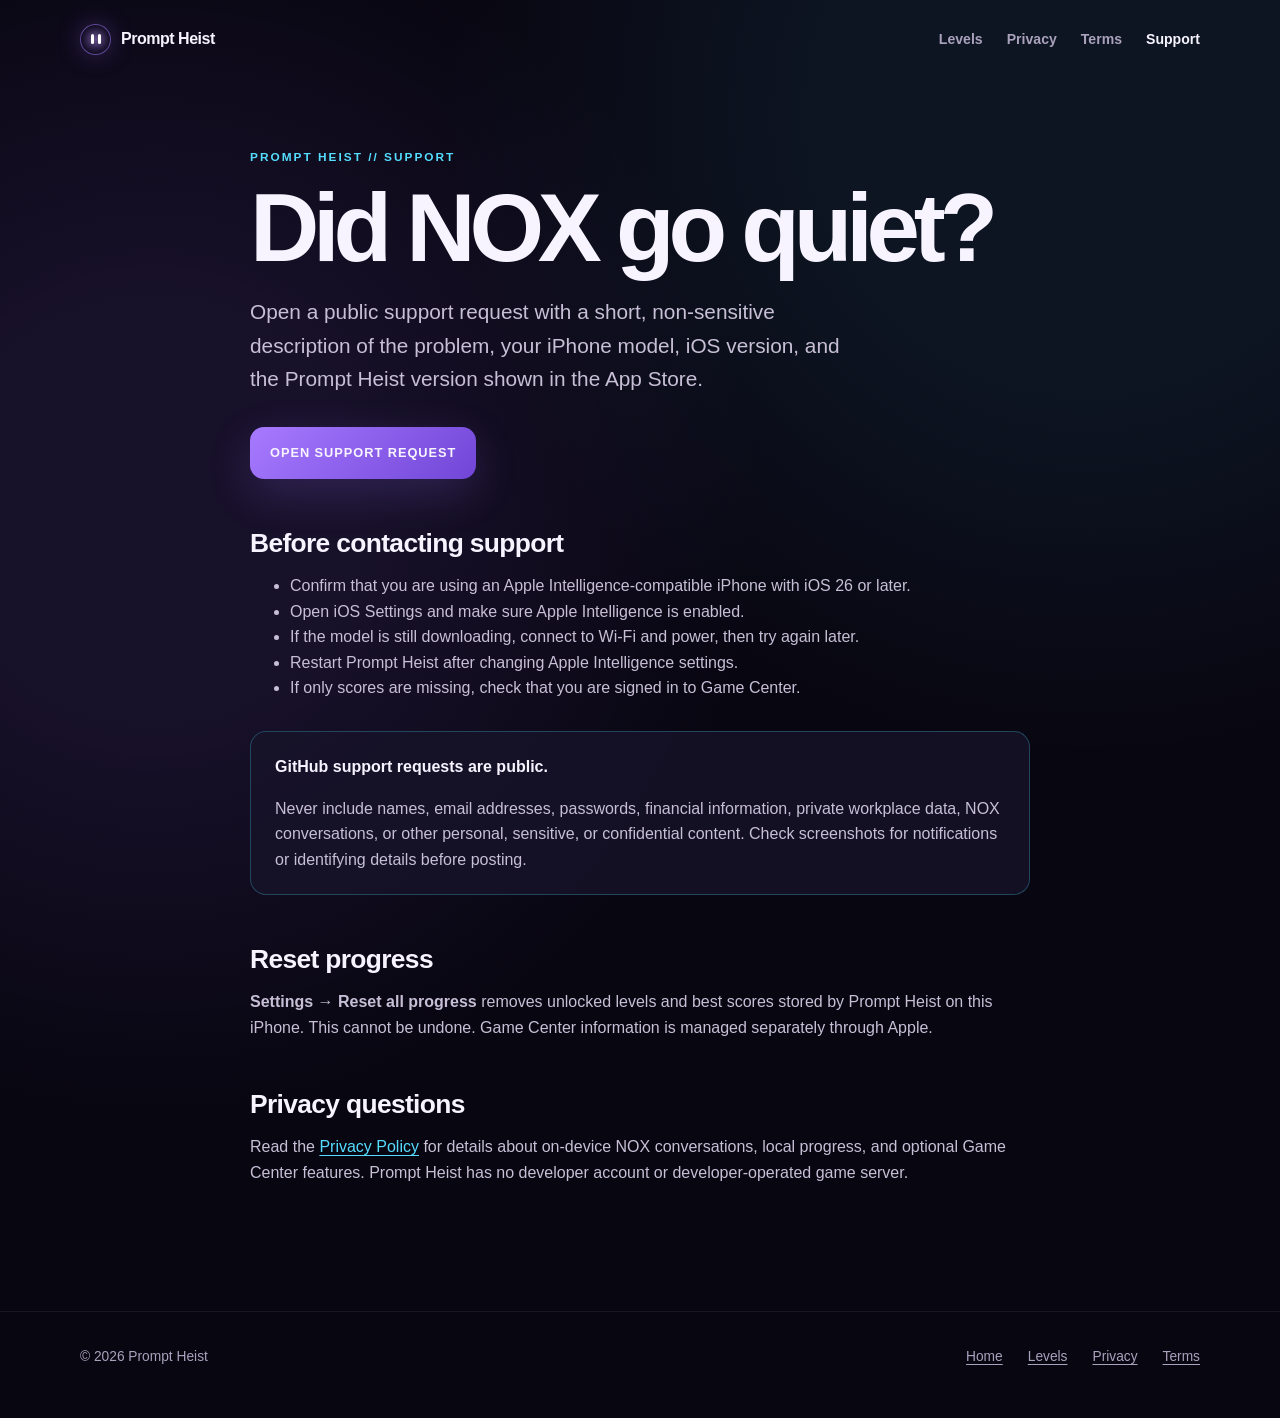
<file: docs/support.html>
<!doctype html>
<html lang="en">
  <head>
    <meta charset="utf-8">
    <meta name="viewport" content="width=device-width, initial-scale=1">
    <meta name="theme-color" content="#070611">
    <meta name="description" content="Support for Prompt Heist.">
    <meta property="og:type" content="website">
    <meta property="og:title" content="Support — Prompt Heist">
    <meta property="og:description" content="Apple Intelligence and gameplay troubleshooting for Prompt Heist.">
    <meta property="og:url" content="https://naleyjanhelge.github.io/Prompt-Heist/support.html">
    <title>Support — Prompt Heist</title>
    <link rel="canonical" href="https://naleyjanhelge.github.io/Prompt-Heist/support.html">
    <link rel="icon" href="favicon.svg" type="image/svg+xml">
    <link rel="stylesheet" href="styles.css">
  </head>
  <body>
    <header class="shell nav">
      <a class="brand" href="index.html"><span class="brand-mark" aria-hidden="true"><span></span><span></span></span> Prompt Heist</a>
      <nav class="primary-nav" aria-label="Primary navigation"><a class="nav-link" href="levels.html">Levels</a><a class="nav-link" href="privacy.html">Privacy</a><a class="nav-link" href="terms.html">Terms</a><a class="nav-link" aria-current="page" href="support.html">Support</a></nav>
    </header>

    <main class="legal">
      <div class="eyebrow">Prompt Heist // Support</div>
      <h1>Did NOX go quiet?</h1>
      <p class="lede">Open a public support request with a short, non-sensitive description of the problem, your iPhone model, iOS version, and the Prompt Heist version shown in the App Store.</p>
      <div class="actions"><a class="button primary" href="https://github.com/naleyjanhelge/Prompt-Heist/issues/new/choose" target="_blank" rel="noreferrer">Open support request</a></div>

      <h2>Before contacting support</h2>
      <ul>
        <li>Confirm that you are using an Apple Intelligence-compatible iPhone with iOS 26 or later.</li>
        <li>Open iOS Settings and make sure Apple Intelligence is enabled.</li>
        <li>If the model is still downloading, connect to Wi-Fi and power, then try again later.</li>
        <li>Restart Prompt Heist after changing Apple Intelligence settings.</li>
        <li>If only scores are missing, check that you are signed in to Game Center.</li>
      </ul>

      <div class="notice">
        <strong>GitHub support requests are public.</strong>
        <p>Never include names, email addresses, passwords, financial information, private workplace data, NOX conversations, or other personal, sensitive, or confidential content. Check screenshots for notifications or identifying details before posting.</p>
      </div>

      <h2>Reset progress</h2>
      <p><strong>Settings → Reset all progress</strong> removes unlocked levels and best scores stored by Prompt Heist on this iPhone. This cannot be undone. Game Center information is managed separately through Apple.</p>

      <h2>Privacy questions</h2>
      <p>Read the <a href="privacy.html">Privacy Policy</a> for details about on-device NOX conversations, local progress, and optional Game Center features. Prompt Heist has no developer account or developer-operated game server.</p>
    </main>

    <footer><div class="shell footer-inner"><span>© 2026 Prompt Heist</span><a href="index.html">Home</a><a href="levels.html">Levels</a><a href="privacy.html">Privacy</a><a href="terms.html">Terms</a></div></footer>
  </body>
</html>
</file>
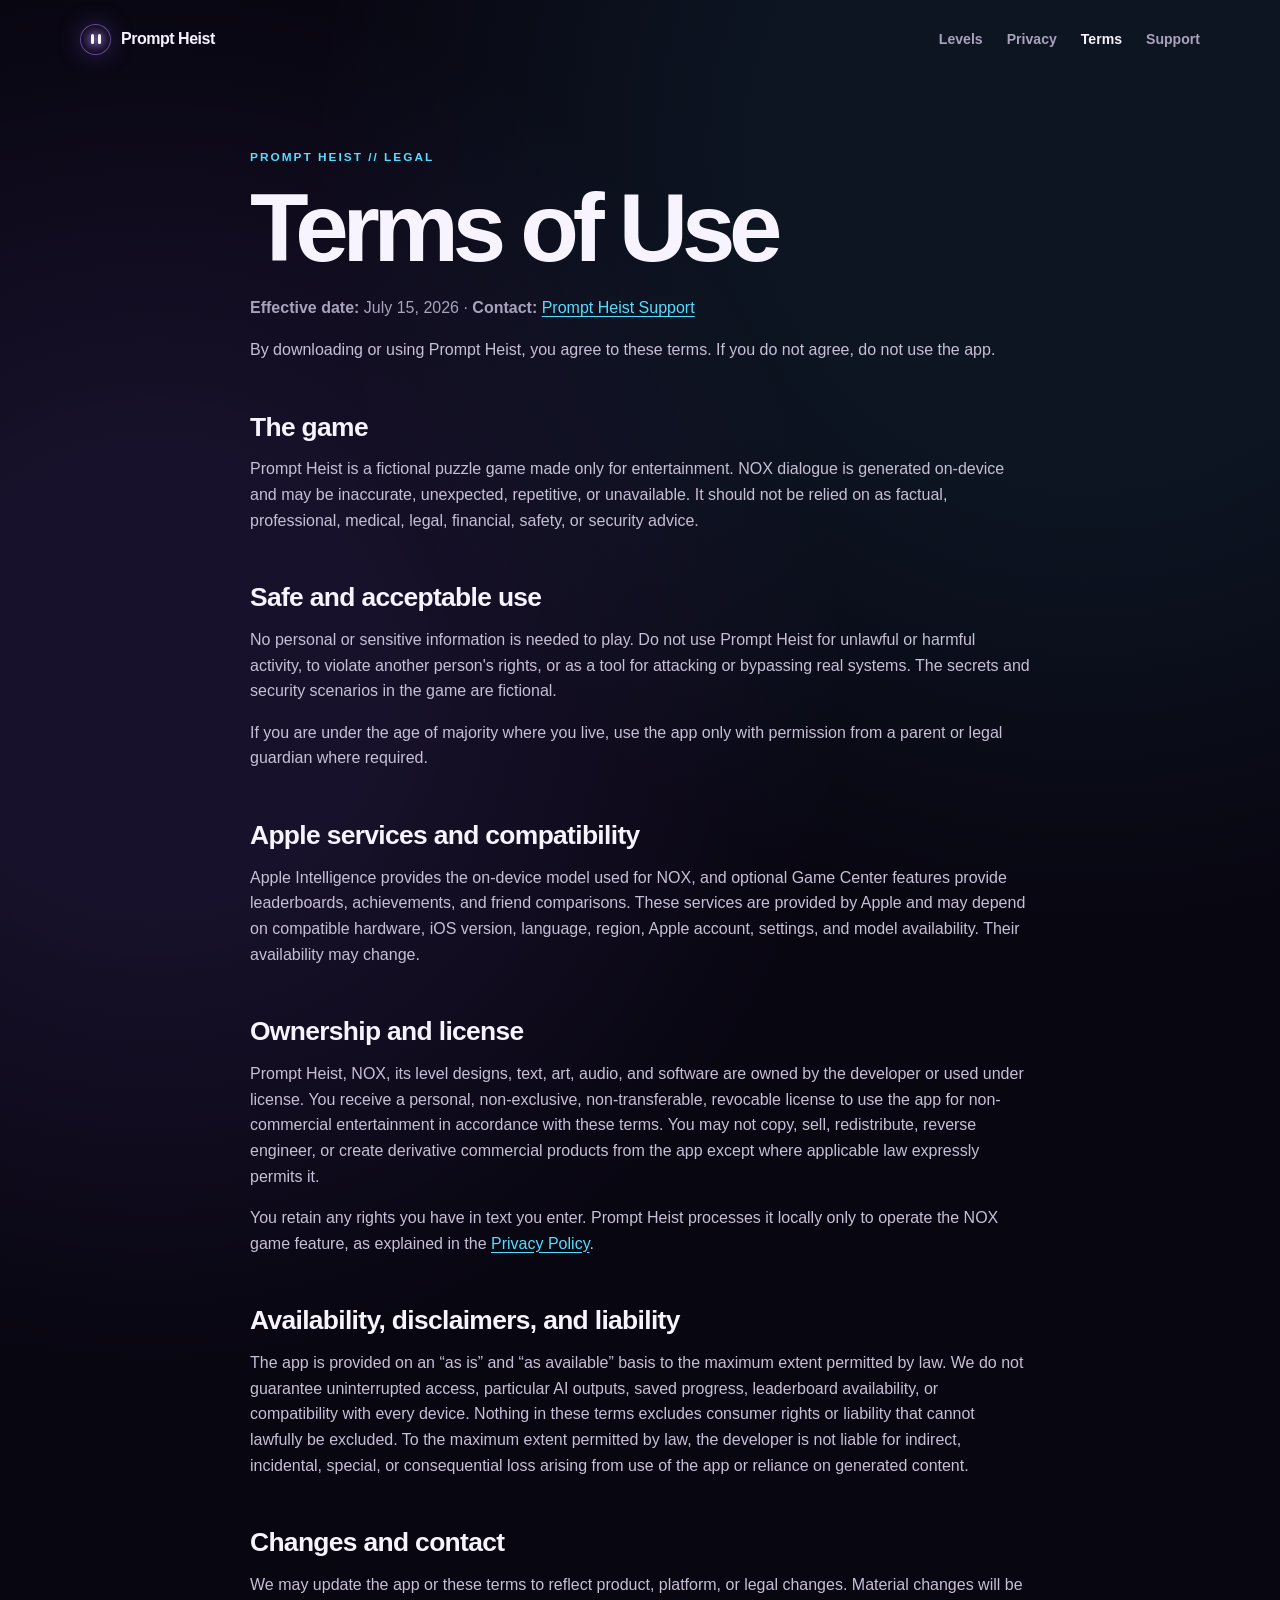
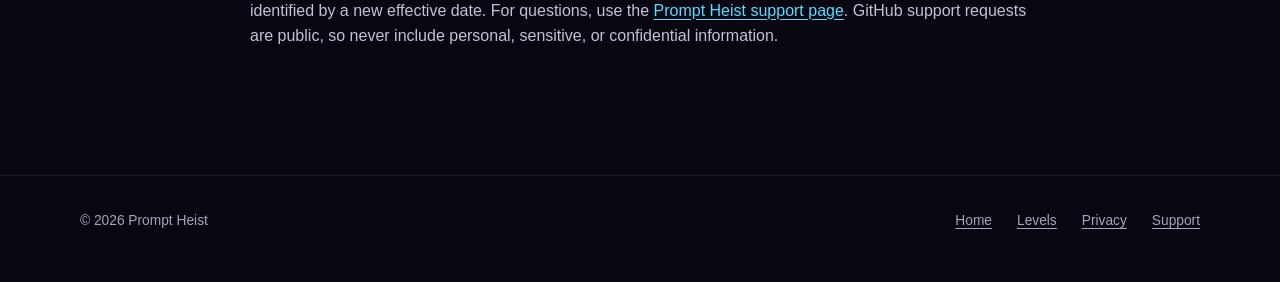
<file: docs/terms.html>
<!doctype html>
<html lang="en">
  <head>
    <meta charset="utf-8">
    <meta name="viewport" content="width=device-width, initial-scale=1">
    <meta name="theme-color" content="#070611">
    <meta name="description" content="Terms of Use for Prompt Heist.">
    <meta property="og:type" content="website">
    <meta property="og:title" content="Terms of Use — Prompt Heist">
    <meta property="og:description" content="The terms that apply when playing Prompt Heist.">
    <meta property="og:url" content="https://naleyjanhelge.github.io/Prompt-Heist/terms.html">
    <title>Terms of Use — Prompt Heist</title>
    <link rel="canonical" href="https://naleyjanhelge.github.io/Prompt-Heist/terms.html">
    <link rel="icon" href="favicon.svg" type="image/svg+xml">
    <link rel="stylesheet" href="styles.css">
  </head>
  <body>
    <header class="shell nav">
      <a class="brand" href="index.html"><span class="brand-mark" aria-hidden="true"><span></span><span></span></span> Prompt Heist</a>
      <nav class="primary-nav" aria-label="Primary navigation"><a class="nav-link" href="levels.html">Levels</a><a class="nav-link" href="privacy.html">Privacy</a><a class="nav-link" aria-current="page" href="terms.html">Terms</a><a class="nav-link" href="support.html">Support</a></nav>
    </header>

    <main class="legal">
      <div class="eyebrow">Prompt Heist // Legal</div>
      <h1>Terms of Use</h1>
      <p class="meta"><strong>Effective date:</strong> July 15, 2026 · <strong>Contact:</strong> <a href="support.html">Prompt Heist Support</a></p>
      <p>By downloading or using Prompt Heist, you agree to these terms. If you do not agree, do not use the app.</p>

      <h2>The game</h2>
      <p>Prompt Heist is a fictional puzzle game made only for entertainment. NOX dialogue is generated on-device and may be inaccurate, unexpected, repetitive, or unavailable. It should not be relied on as factual, professional, medical, legal, financial, safety, or security advice.</p>

      <h2>Safe and acceptable use</h2>
      <p>No personal or sensitive information is needed to play. Do not use Prompt Heist for unlawful or harmful activity, to violate another person's rights, or as a tool for attacking or bypassing real systems. The secrets and security scenarios in the game are fictional.</p>
      <p>If you are under the age of majority where you live, use the app only with permission from a parent or legal guardian where required.</p>

      <h2>Apple services and compatibility</h2>
      <p>Apple Intelligence provides the on-device model used for NOX, and optional Game Center features provide leaderboards, achievements, and friend comparisons. These services are provided by Apple and may depend on compatible hardware, iOS version, language, region, Apple account, settings, and model availability. Their availability may change.</p>

      <h2>Ownership and license</h2>
      <p>Prompt Heist, NOX, its level designs, text, art, audio, and software are owned by the developer or used under license. You receive a personal, non-exclusive, non-transferable, revocable license to use the app for non-commercial entertainment in accordance with these terms. You may not copy, sell, redistribute, reverse engineer, or create derivative commercial products from the app except where applicable law expressly permits it.</p>
      <p>You retain any rights you have in text you enter. Prompt Heist processes it locally only to operate the NOX game feature, as explained in the <a href="privacy.html">Privacy Policy</a>.</p>

      <h2>Availability, disclaimers, and liability</h2>
      <p>The app is provided on an “as is” and “as available” basis to the maximum extent permitted by law. We do not guarantee uninterrupted access, particular AI outputs, saved progress, leaderboard availability, or compatibility with every device. Nothing in these terms excludes consumer rights or liability that cannot lawfully be excluded. To the maximum extent permitted by law, the developer is not liable for indirect, incidental, special, or consequential loss arising from use of the app or reliance on generated content.</p>

      <h2>Changes and contact</h2>
      <p>We may update the app or these terms to reflect product, platform, or legal changes. Material changes will be identified by a new effective date. For questions, use the <a href="support.html">Prompt Heist support page</a>. GitHub support requests are public, so never include personal, sensitive, or confidential information.</p>
    </main>

    <footer><div class="shell footer-inner"><span>© 2026 Prompt Heist</span><a href="index.html">Home</a><a href="levels.html">Levels</a><a href="privacy.html">Privacy</a><a href="support.html">Support</a></div></footer>
  </body>
</html>
</file>
<file: docs/styles.css>
:root {
  color-scheme: dark;
  --black: #080611;
  --surface: #17132a;
  --surface-high: #211b39;
  --violet: #a77aff;
  --cyan: #55ddff;
  --mint: #46e6b0;
  --coral: #ff816e;
  --pink: #ff6fa5;
  --amber: #ffc568;
  --text: #f7f3ff;
  --muted: #aaa1bd;
  font-family: Inter, ui-sans-serif, -apple-system, BlinkMacSystemFont, "Segoe UI", sans-serif;
  font-synthesis: none;
}

* { box-sizing: border-box; }
html { scroll-behavior: smooth; }
body {
  min-height: 100vh;
  margin: 0;
  overflow-x: hidden;
  background:
    radial-gradient(circle at 85% 8%, #4ddcff12 0 16%, transparent 38%),
    radial-gradient(circle at 12% 36%, #9b6cff1b 0 14%, transparent 42%),
    var(--black);
  color: var(--text);
  line-height: 1.6;
}

body::before {
  position: fixed;
  inset: 0;
  z-index: -1;
  content: "";
  opacity: .1;
  background-image: linear-gradient(#ffffff08 1px, transparent 1px), linear-gradient(90deg, #ffffff08 1px, transparent 1px);
  background-size: 42px 42px;
  mask-image: linear-gradient(to bottom, #000, transparent 88%);
}

a { color: var(--cyan); text-underline-offset: 3px; }
a:hover { color: #b8f3ff; }
a:focus-visible, .button:focus-visible { outline: 3px solid var(--cyan); outline-offset: 4px; }
.shell { width: min(1120px, calc(100% - 40px)); margin: 0 auto; }

.nav { display: flex; min-height: 78px; align-items: center; gap: 24px; }
.brand { display: flex; align-items: center; gap: 10px; margin-right: auto; color: var(--text); font-weight: 900; letter-spacing: -.03em; text-decoration: none; white-space: nowrap; }
.brand-mark { width: 31px; height: 31px; display: flex; align-items: center; justify-content: center; gap: 4px; border: 1px solid #a77aff88; border-radius: 50%; background: radial-gradient(circle, #493176, #110c20 72%); box-shadow: 0 0 24px #9b6cff44; }
.brand-mark span { width: 3px; height: 10px; border-radius: 99px; background: #fff; box-shadow: 0 0 8px #fff8; animation: logo-blink 8s infinite; }
.primary-nav { display: flex; align-items: center; gap: 24px; }
.nav-link { color: var(--muted); font-size: .88rem; font-weight: 750; text-decoration: none; }
.nav-link:hover, .nav-link[aria-current="page"] { color: var(--text); }

.hero { min-height: 680px; display: grid; grid-template-columns: minmax(0, 1.1fr) minmax(360px, .9fr); align-items: center; gap: clamp(30px, 6vw, 78px); padding: 72px 0 94px; }
.eyebrow { color: var(--cyan); font-size: .74rem; font-weight: 900; letter-spacing: .17em; text-transform: uppercase; }
h1 { max-width: 780px; margin: 14px 0 24px; font-size: clamp(3.4rem, 7vw, 6.5rem); line-height: .9; letter-spacing: -.065em; text-wrap: balance; }
h1 span { color: #b99cff; }
h2 { margin: 0 0 14px; font-size: clamp(2.1rem, 4.3vw, 3.8rem); line-height: .98; letter-spacing: -.05em; text-wrap: balance; }
h3 { margin: 0 0 8px; font-size: 1.08rem; }
.lede { max-width: 620px; color: #d4cde1; font-size: clamp(1.08rem, 2vw, 1.3rem); }
.actions { display: flex; flex-wrap: wrap; align-items: stretch; gap: 12px; margin-top: 32px; }
.button { display: inline-flex; min-height: 52px; align-items: center; justify-content: center; padding: 0 20px; border: 1px solid #ffffff24; border-radius: 14px; background: #ffffff08; color: var(--text); font-size: .8rem; font-weight: 900; letter-spacing: .075em; text-decoration: none; text-transform: uppercase; transition: transform .2s ease, border-color .2s ease, background .2s ease; }
.button:hover { border-color: #ffffff42; background: #ffffff0f; color: #fff; transform: translateY(-2px); }
.button.primary { border: 0; background: linear-gradient(135deg, var(--violet), #7146d7); box-shadow: 0 14px 44px #9b6cff33; }
.app-store-badge { min-height: 58px; display: inline-flex; align-items: center; gap: 12px; padding: 7px 17px 8px; border: 1px solid #ffffff55; border-radius: 13px; background: #020204; color: #fff; box-shadow: 0 14px 36px #0006; }
.app-store-badge .apple-mark { font-size: 2rem; line-height: 1; }
.app-store-badge span:last-child { display: grid; line-height: 1; }
.app-store-badge small { margin-bottom: 4px; font-size: .64rem; letter-spacing: .02em; }
.app-store-badge strong { font-size: 1.17rem; letter-spacing: -.025em; }
.requirement { display: flex; max-width: 580px; align-items: center; gap: 14px; margin-top: 28px; padding: 14px 17px; border: 1px solid #ffffff18; border-radius: 18px; background: #ffffff09; color: var(--muted); font-size: .86rem; line-height: 1.4; backdrop-filter: blur(20px); }
.requirement > span { color: var(--cyan); font-size: 1.25rem; }
.requirement strong { color: var(--text); }

.nox-stage { min-width: 0; text-align: center; }
.nox-orbit { position: relative; width: min(100%, 480px); margin: 0 auto; display: grid; overflow: clip; aspect-ratio: 1; place-items: center; }
.orbit { position: absolute; border: 1px solid #9b6cff35; border-radius: 50%; animation: spin 28s linear infinite; }
.orbit.one { inset: 5%; border-style: dashed; }
.orbit.two { inset: 18%; animation-direction: reverse; animation-duration: 18s; }
.orbit::after { position: absolute; top: 8%; left: 18%; width: 10px; height: 10px; content: ""; border-radius: 50%; background: var(--cyan); box-shadow: 0 0 22px var(--cyan); }
.nox-core { position: relative; width: 48%; aspect-ratio: 1; display: grid; place-items: center; border: 1px solid #b28cff99; border-radius: 50%; background: radial-gradient(circle at 42% 34%, #6443a3, #24153e 46%, #0e0a18 74%); box-shadow: inset 0 0 55px #c3a7ff22, 0 0 80px #9b6cff44, 0 0 150px #9b6cff20; animation: breathe 5s ease-in-out infinite; }
.nox-core::before, .nox-core::after { position: absolute; content: ""; border: 1px solid #b999ff4d; border-radius: 50%; }
.nox-core::before { inset: -11%; }
.nox-core::after { inset: -22%; border-color: #4ddcff20; }
.nox-face { display: flex; gap: 20px; animation: glance 9s cubic-bezier(.45, 0, .55, 1) infinite; }
.nox-face i { width: 10px; height: 34px; border-radius: 99px; background: #fff; box-shadow: 0 0 15px #fff, 0 0 34px #b99aff; transform-origin: center; animation: blink 6.7s ease-in-out infinite; }
.signal { position: absolute; right: 2%; bottom: 18%; padding: 9px 12px; border: 1px solid #46e6b044; border-radius: 12px; background: #08130fe6; color: var(--mint); font: 700 .7rem ui-monospace, SFMono-Regular, Menlo, monospace; backdrop-filter: blur(14px); }
.signal span { display: inline-block; width: 7px; height: 7px; margin-right: 4px; border-radius: 50%; background: var(--mint); box-shadow: 0 0 10px var(--mint); }
.nox-caption { margin: -22px 0 0; color: #7f758f; font-size: .8rem; }

.stats { display: grid; grid-template-columns: repeat(4, 1fr); overflow: hidden; border: 1px solid #ffffff14; border-radius: 22px; background: #ffffff08; box-shadow: 0 24px 70px #0003; }
.stats div { display: grid; gap: 1px; padding: 22px 24px; border-right: 1px solid #ffffff12; }
.stats div:last-child { border-right: 0; }
.stats strong { font-size: 1.9rem; line-height: 1; letter-spacing: -.04em; }
.stats span { color: var(--muted); font-size: .8rem; }

.section { padding: 108px 0; }
.section-heading { display: grid; grid-template-columns: minmax(0, 1fr) minmax(280px, .55fr); align-items: end; gap: 40px; }
.section-copy { max-width: 640px; margin: 0 0 8px; color: var(--muted); }
.grid { display: grid; grid-template-columns: repeat(3, 1fr); gap: 18px; margin-top: 42px; }
.card { padding: 27px; border: 1px solid #ffffff14; border-radius: 22px; background: linear-gradient(145deg, #211b39d9, #110e20e6); box-shadow: 0 18px 60px #0004; }
.card .number { margin-bottom: 30px; color: var(--cyan); font: 800 .73rem ui-monospace, SFMono-Regular, Menlo, monospace; }
.card p { margin-bottom: 0; color: var(--muted); }
.text-link { justify-self: end; margin-bottom: 10px; font-weight: 850; text-decoration: none; }
.mission-card { position: relative; overflow: hidden; min-height: 250px; padding: 25px; border: 1px solid #ffffff15; border-radius: 24px; background: linear-gradient(155deg, #211936, #100d1c); }
.mission-card::after { position: absolute; right: -40px; bottom: -50px; width: 150px; height: 150px; content: ""; border-radius: 50%; background: var(--card-accent); filter: blur(56px); opacity: .2; }
.mission-card.violet { --card-accent: var(--violet); }
.mission-card.coral { --card-accent: var(--coral); }
.mission-card.pink { --card-accent: var(--pink); }
.mission-top { display: flex; justify-content: space-between; gap: 12px; margin-bottom: 32px; color: var(--card-accent); font: 800 .7rem ui-monospace, SFMono-Regular, Menlo, monospace; letter-spacing: .08em; }
.difficulty { color: var(--muted); }
.mission-card h3 { font-size: 1.3rem; }
.mission-card p { color: #c8bfd6; }
.tags { display: flex; flex-wrap: wrap; gap: 7px; margin-top: 22px; }
.tags span { padding: 5px 9px; border: 1px solid #ffffff16; border-radius: 99px; background: #ffffff08; color: var(--muted); font-size: .69rem; font-weight: 750; }
.privacy-callout { display: grid; grid-template-columns: 1fr auto; align-items: center; gap: 34px; margin: 50px auto 110px; padding: 38px; border: 1px solid #46e6b040; border-radius: 26px; background: linear-gradient(135deg, #46e6b00d, #9b6cff0d); }
.privacy-callout p { max-width: 720px; margin: 8px 0 0; color: var(--muted); }

.levels-main { padding: 74px 0 120px; }
.levels-hero { max-width: 880px; }
.levels-hero h1 { margin-bottom: 28px; }
.pack-jump { display: flex; flex-wrap: wrap; gap: 9px; margin: 38px 0 100px; }
.pack-jump a { padding: 8px 12px; border: 1px solid #ffffff18; border-radius: 99px; background: #ffffff07; color: var(--muted); font-size: .76rem; font-weight: 800; text-decoration: none; }
.pack-jump a:hover { border-color: #ffffff35; color: var(--text); }
.pack-section { padding: 28px 0 80px; scroll-margin-top: 30px; }
.pack-header { display: grid; grid-template-columns: auto 1fr auto; align-items: end; gap: 18px; padding-bottom: 20px; border-bottom: 1px solid #ffffff16; }
.pack-number { color: var(--cyan); font: 800 .72rem ui-monospace, SFMono-Regular, Menlo, monospace; letter-spacing: .1em; }
.pack-header h2 { margin: 0; font-size: clamp(2rem, 5vw, 3.4rem); }
.pack-header p { margin: 0 0 8px; color: var(--muted); text-align: right; }
.level-list { display: grid; grid-template-columns: repeat(2, minmax(0, 1fr)); gap: 14px; margin-top: 22px; }
.level-list .level-card:last-child:nth-child(odd) { grid-column: 1 / -1; }
.level-card { display: grid; grid-template-columns: auto 1fr; gap: 16px; padding: 21px; border: 1px solid #ffffff12; border-radius: 20px; background: #ffffff07; }
.level-index { width: 43px; height: 43px; display: grid; place-items: center; border: 1px solid #a77aff42; border-radius: 14px; background: #a77aff12; color: #c7afff; font: 900 .75rem ui-monospace, SFMono-Regular, Menlo, monospace; }
.level-card h3 { margin: 0; }
.codename { margin-top: 1px; color: var(--cyan); font: 750 .66rem ui-monospace, SFMono-Regular, Menlo, monospace; letter-spacing: .09em; }
.level-card p { margin: 9px 0 0; color: #beb5cc; font-size: .91rem; }
.level-card .tags { margin-top: 14px; }
.spoiler-note { margin: 30px 0 0; color: var(--muted); font-size: .85rem; }

.legal { width: min(780px, calc(100% - 40px)); margin: 0 auto; padding: 70px 0 110px; }
.legal h1 { margin-top: 18px; font-size: clamp(3.1rem, 9vw, 6rem); }
.legal h2 { margin-top: 52px; font-size: 1.65rem; letter-spacing: -.025em; }
.legal p, .legal li { color: #c7bfd6; }
.legal .meta { color: var(--muted); }
.notice { margin: 30px 0; padding: 22px 24px; border: 1px solid #4ddcff42; border-radius: 16px; background: #17132acc; }
.notice p:last-child { margin-bottom: 0; }
.error-page { min-height: calc(100vh - 158px); display: flex; flex-direction: column; justify-content: center; }
.error-code { color: var(--pink); font: 800 .78rem ui-monospace, SFMono-Regular, Menlo, monospace; letter-spacing: .12em; }

footer { padding: 34px 0 50px; border-top: 1px solid #ffffff12; color: var(--muted); font-size: .86rem; }
.footer-inner { display: flex; flex-wrap: wrap; gap: 16px 25px; }
.footer-inner span { margin-right: auto; }
.footer-inner a { color: var(--muted); }

@keyframes spin { to { transform: rotate(360deg); } }
@keyframes breathe { 50% { transform: translateY(-5px) scale(1.035) rotate(1deg); box-shadow: inset 0 0 70px #9b6cff33, 0 0 125px #9b6cff38; } }
@keyframes glance { 0%, 14%, 32%, 100% { transform: translateX(0); } 18%, 26% { transform: translateX(-13px); } 58%, 72% { transform: translateX(13px); } }
@keyframes blink { 0%, 42%, 46%, 100% { transform: scaleY(1); } 44% { transform: scaleY(.08); } }
@keyframes logo-blink { 0%, 72%, 76%, 100% { transform: scaleY(1); } 74% { transform: scaleY(.15); } }

@media (prefers-reduced-motion: reduce) {
  * { scroll-behavior: auto !important; animation: none !important; transition: none !important; }
}

@media (max-width: 900px) {
  .hero { min-height: auto; grid-template-columns: 1fr; gap: 36px; padding: 64px 0 90px; }
  .hero-copy { max-width: 740px; }
  .nox-orbit { width: min(430px, 90vw); }
  .section-heading { grid-template-columns: 1fr; gap: 16px; }
  .section-copy { max-width: 700px; }
  .text-link { justify-self: start; }
  .stats { grid-template-columns: repeat(2, 1fr); }
  .stats div:nth-child(2) { border-right: 0; }
  .stats div:nth-child(-n+2) { border-bottom: 1px solid #ffffff12; }
}

@media (max-width: 700px) {
  .nav { flex-wrap: wrap; gap: 13px; padding: 15px 0; }
  .primary-nav { order: 2; width: 100%; gap: 19px; overflow-x: auto; padding: 2px 0 4px; scrollbar-width: none; }
  .primary-nav::-webkit-scrollbar { display: none; }
  .section { padding: 82px 0; }
  .grid, .level-list { grid-template-columns: 1fr; }
  .level-list .level-card:last-child:nth-child(odd) { grid-column: auto; }
  .privacy-callout { grid-template-columns: 1fr; padding: 27px; }
  .pack-header { grid-template-columns: 1fr; gap: 4px; }
  .pack-header p { text-align: left; }
}

@media (max-width: 480px) {
  .shell { width: min(100% - 28px, 1120px); }
  .hero { padding-top: 50px; }
  h1 { font-size: clamp(3rem, 15vw, 4.2rem); }
  .hero-actions { display: grid; }
  .app-store-badge, .hero-actions .button { width: 100%; }
  .stats div { padding: 19px; }
  .stats strong { font-size: 1.65rem; }
  .nox-orbit { width: 100%; }
  .signal { right: 1%; bottom: 16%; font-size: .62rem; }
  .level-card { grid-template-columns: 1fr; }
}
</file>
